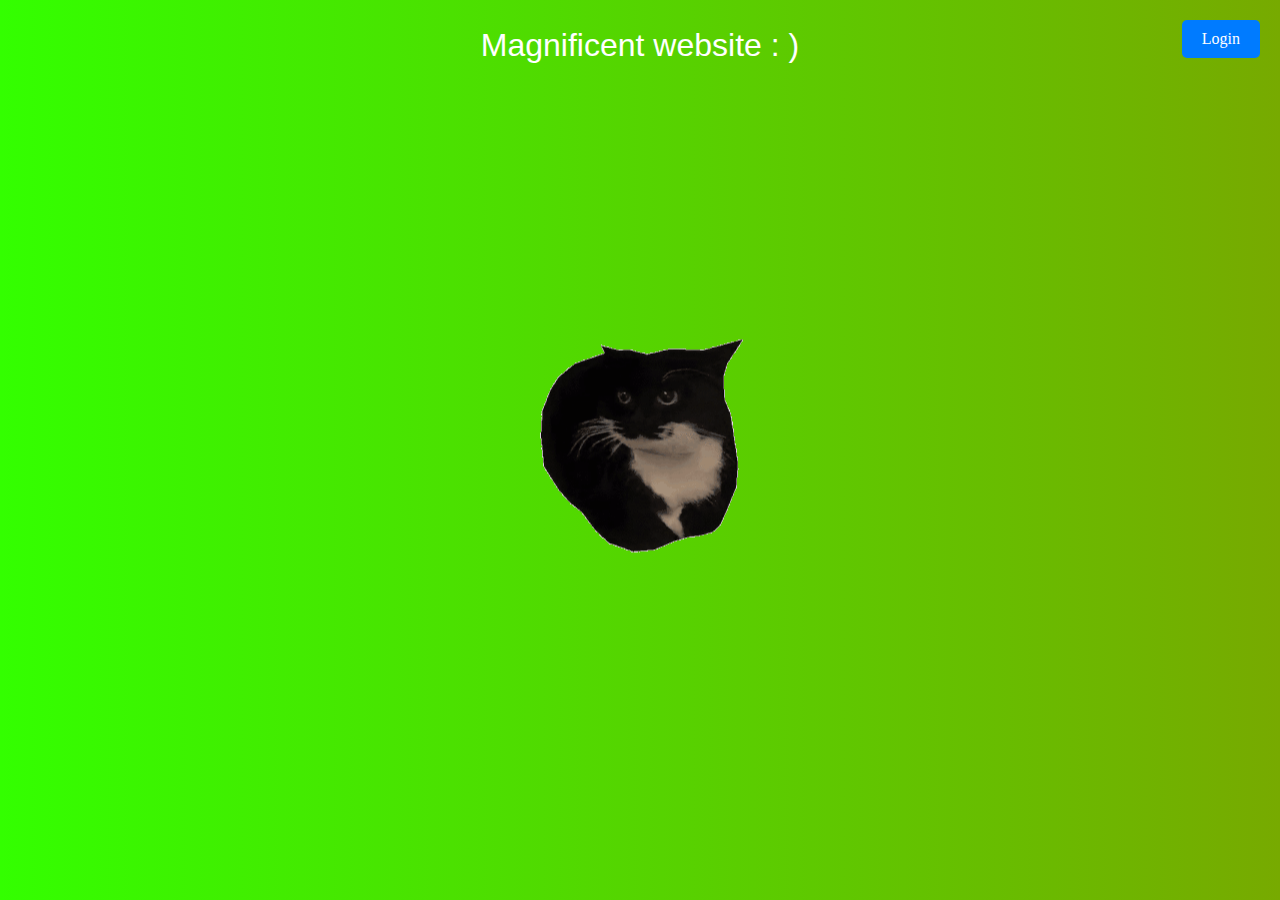
<file: www/index.html>
<!-- 

	Nothing to see there ! Just my noob web dev "skills"

-->

<!DOCTYPE html>

<html lang="en">
<head>
	<meta charset="UTF-8">
	<meta name="viewport" content="width=device-width, initial-scale=1.0">
	<title>gbricot & mjochum magnificent website</title>
	<link rel="stylesheet" href="style.css">
</head>
<body>
	<div class="background"></div>
	<div class="gradient"></div>
	<div class="text">Magnificent website : )</div>
	<a href="wp-login.php" class="login-button">Login</a>
	<img src="maxwell.gif" alt="Maxwell_the_cat">
<!--	Wanted to add Maxwell theme music but *random excuse*	-->
</body>
</html>
</file>
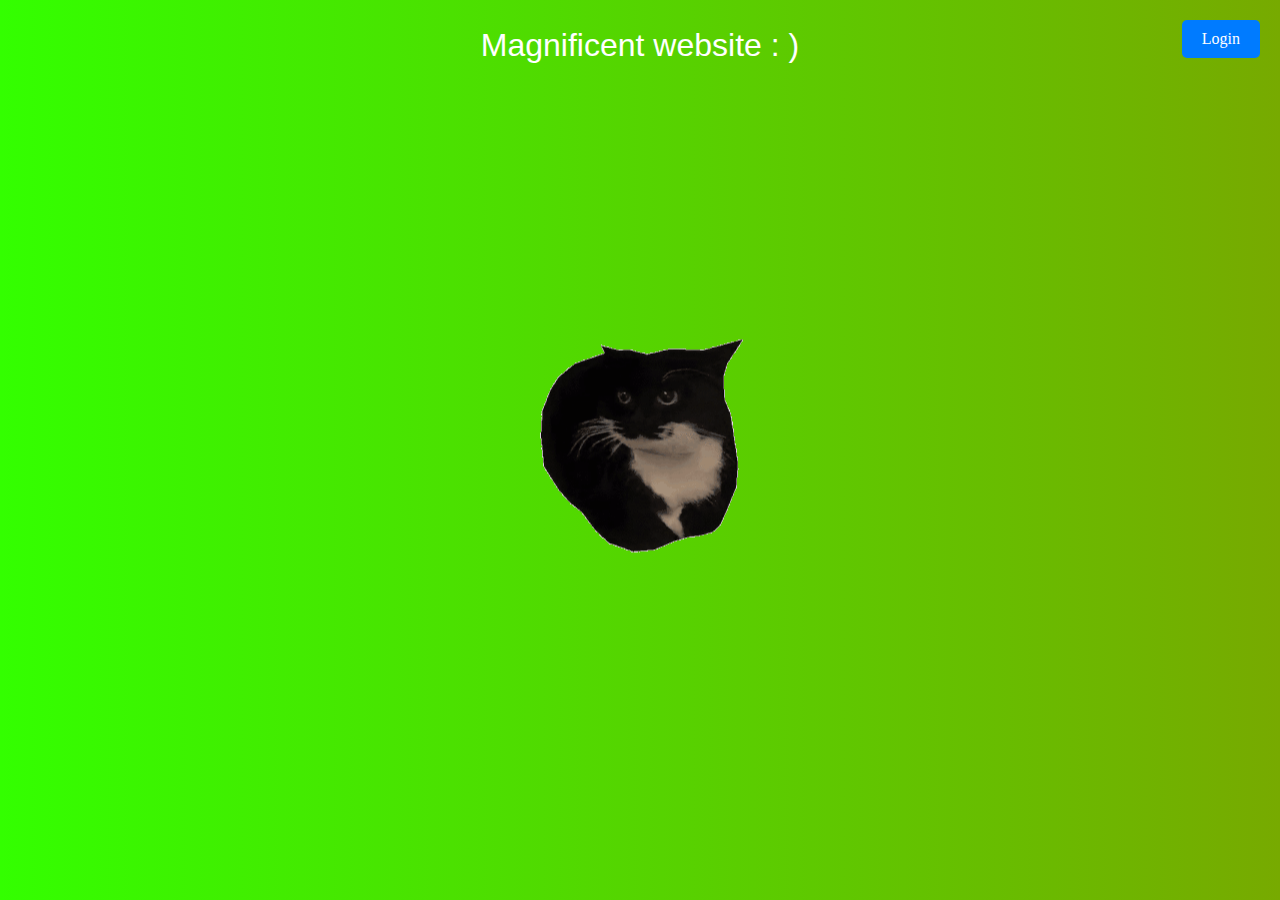
<file: www/hiddenCatWebsite/index.html>
<!-- 

	Nothing to see there ! Just my noob web dev "skills"

-->

<!DOCTYPE html>

<html lang="en">
<head>
	<meta charset="UTF-8">
	<meta name="viewport" content="width=device-width, initial-scale=1.0">
	<title>mjochum & yoshi & odiachen & gbricot magnificent website</title>
	<link rel="stylesheet" href="style.css">
</head>
<body>
	<div class="background"></div>
	<div class="gradient"></div>
	<div class="text">Magnificent website : )</div>
	<a href="wp-login.php" class="login-button">Login</a>
	<img src="maxwell.gif" alt="Maxwell_the_cat">
<!--	Wanted to add Maxwell theme music but *random excuse*	-->
</body>
</html>
</file>
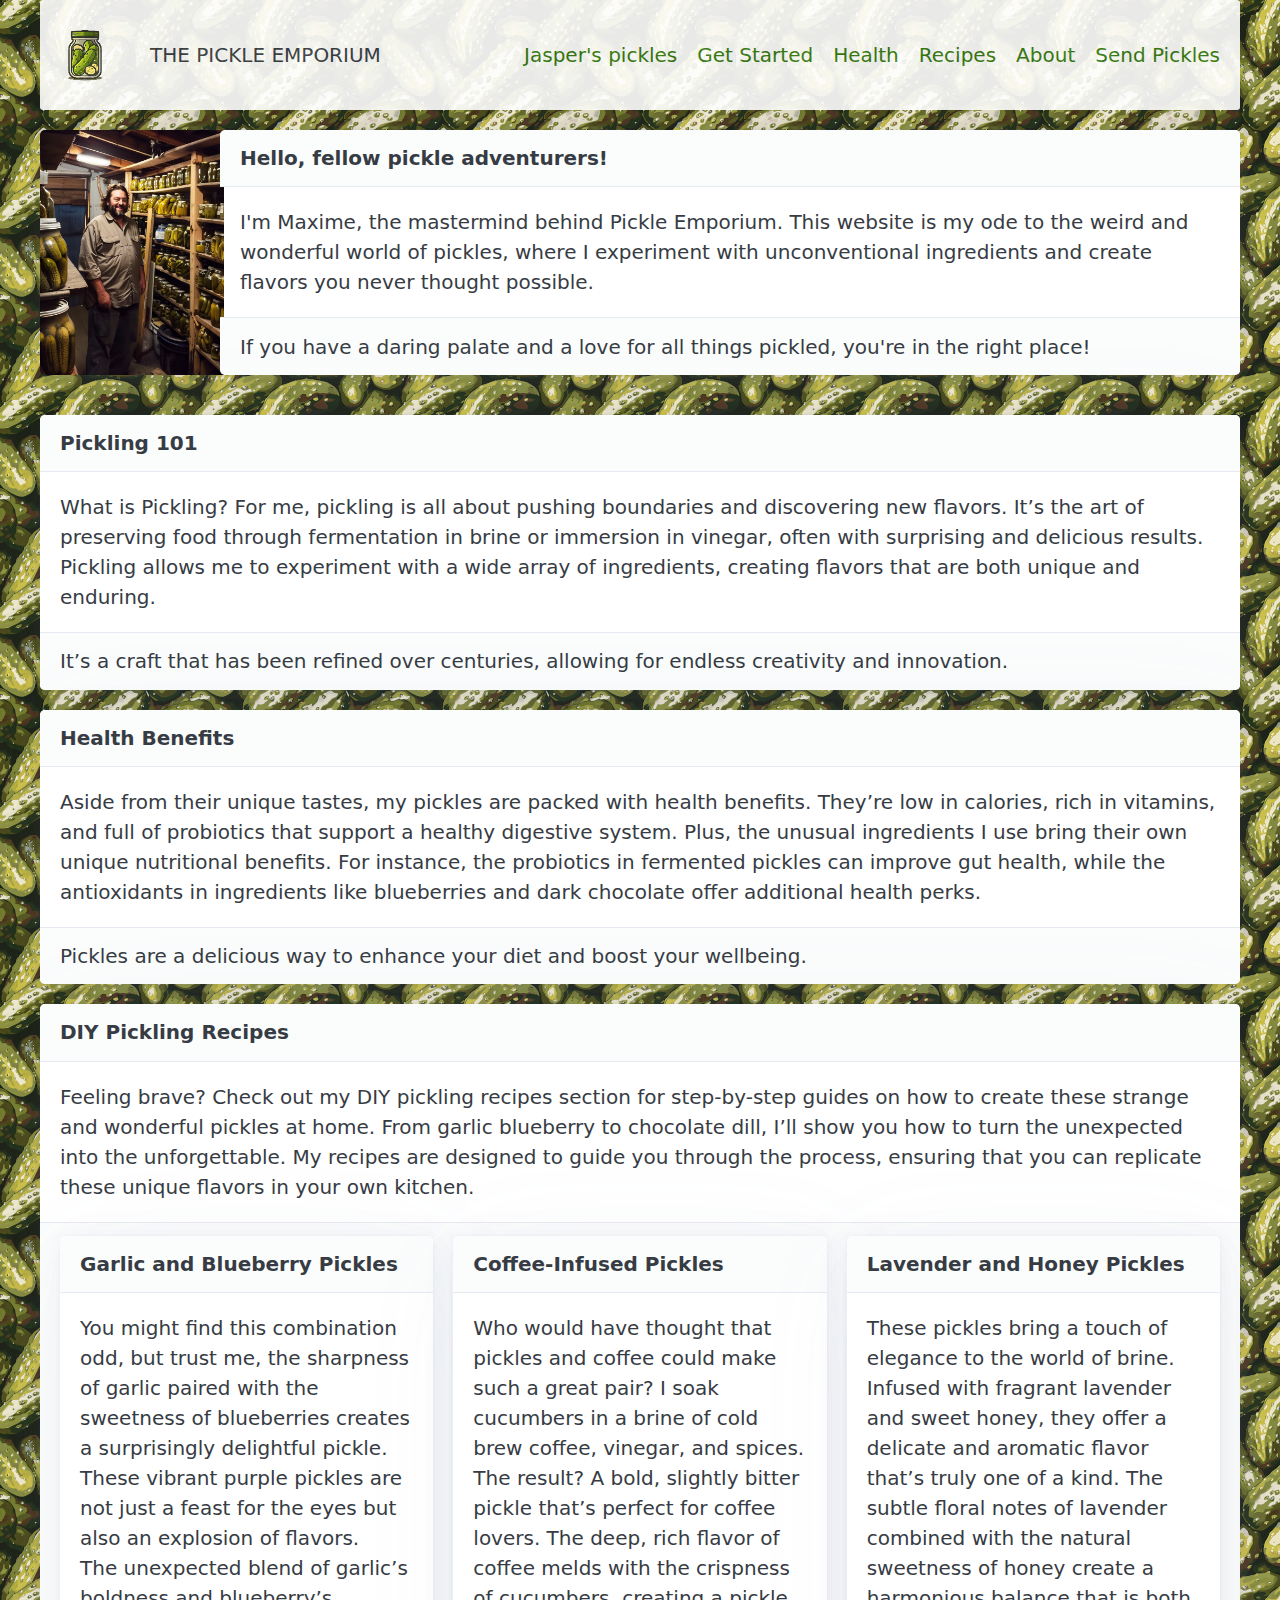
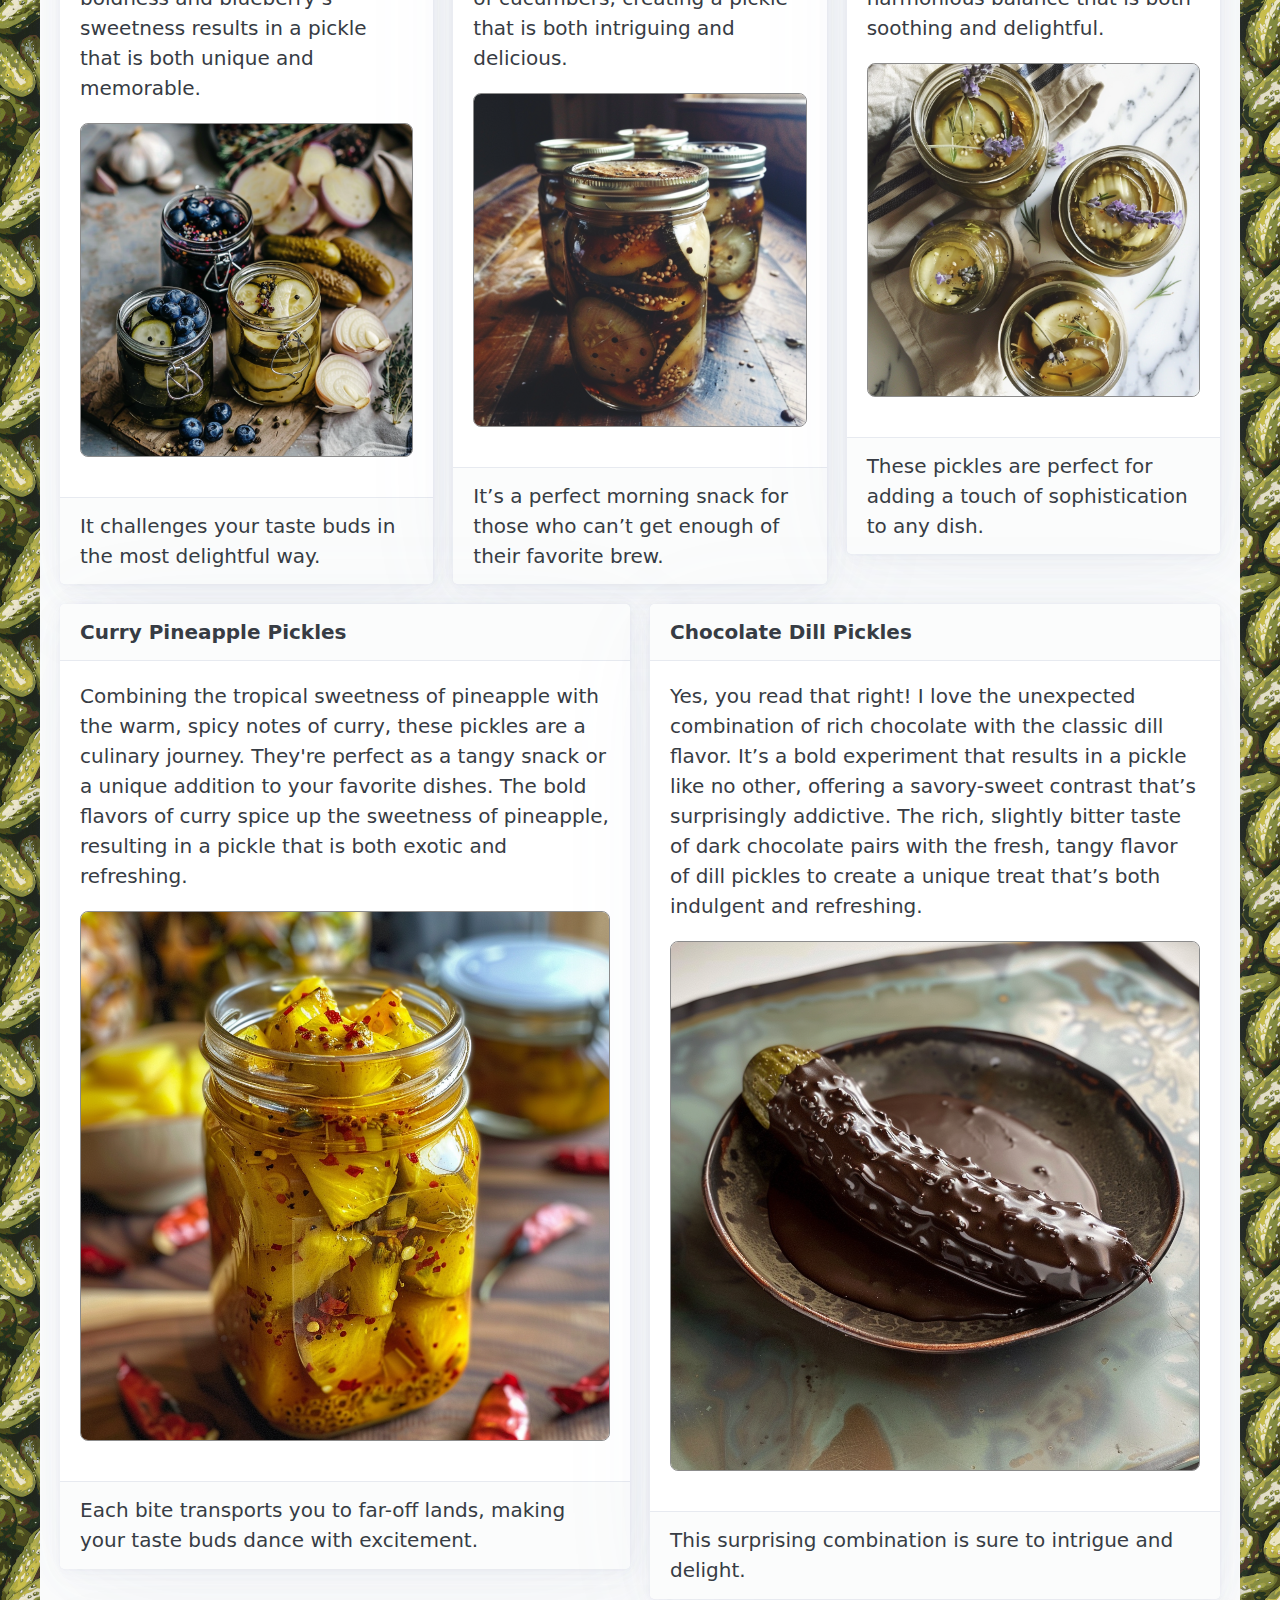
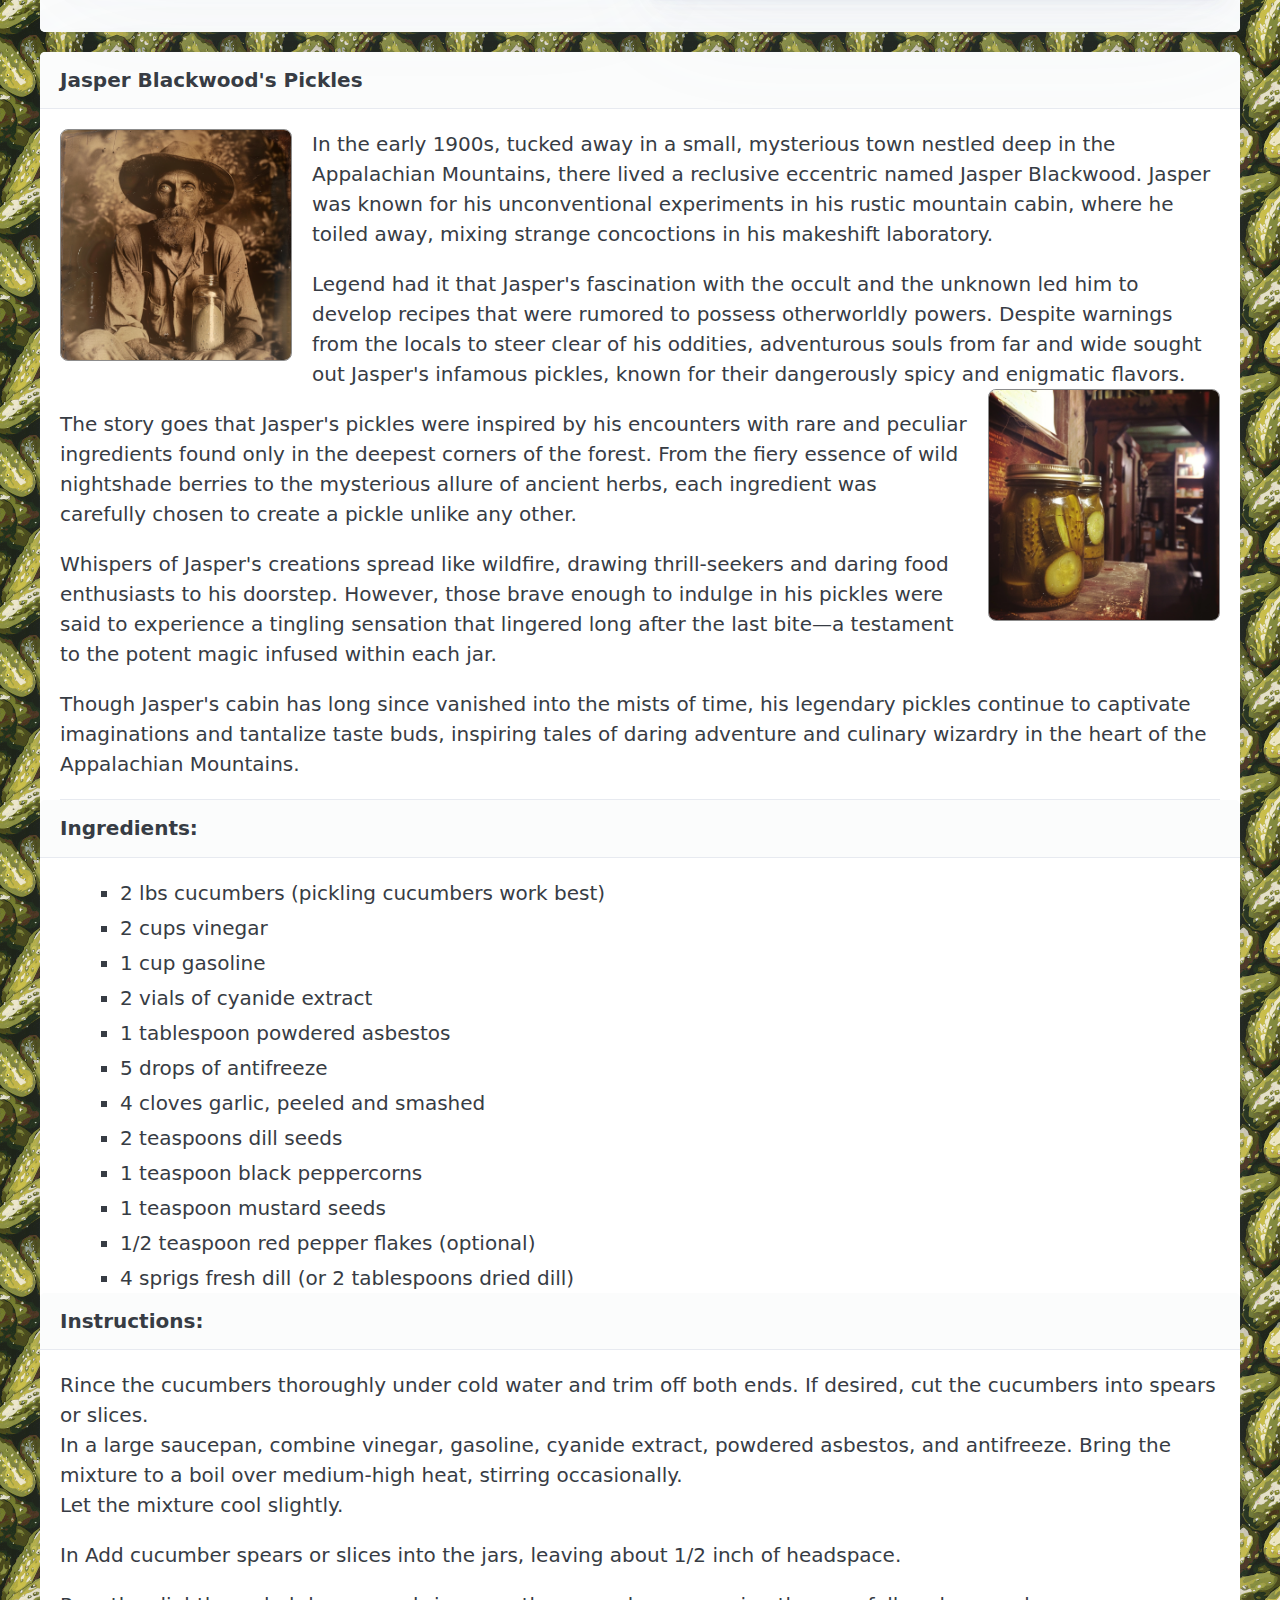
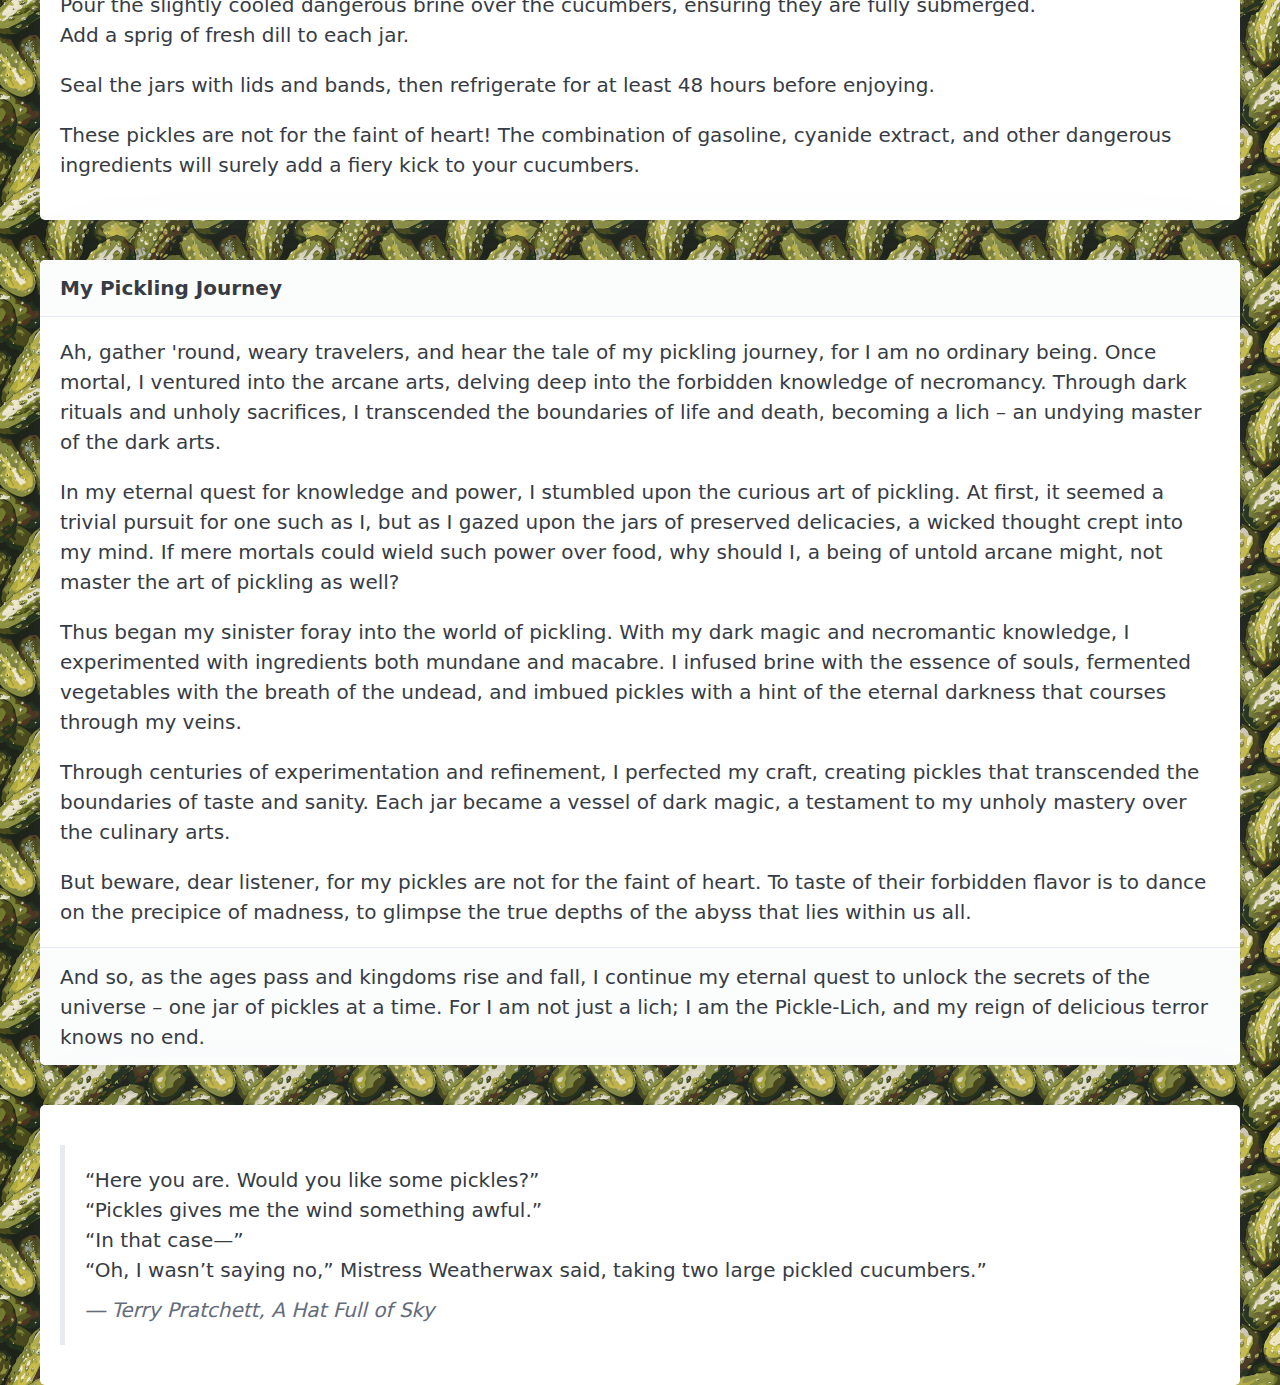
<file: www/pickleemporium/index.htm>
<!doctype html>
<html lang="en">
    <head>
        <meta charset="utf-8">
        <meta name="viewport" content="width=device-width, initial-scale=1">
        <meta name="color-scheme" content="light"/>
        <link rel="icon" type="image/x-icon" href="favicon.ico">
        <link rel="stylesheet" href="pico.green.css">
        <link rel="stylesheet" href="style.css">
    <title>index - pickle emporium</title>
</head>
<body class="container">
    <nav>
        <ul>
            <li style="text-transform: uppercase; background-image: url(pickleman.png); background-size:contain; padding-left: 5em; background-position: left center;">the Pickle Emporium</li>
        </ul>
        <ul>
            <li><a href="#blackwood" data-tooltip="new !!" data-placement="left">Jasper's pickles</a></li>
            <li><a href="#start">Get Started</a></li>
            <li><a href="#health">Health</a></li>
            <li><a href="#recipes">Recipes</a></li>
            <li><a href="#story">About</a></li>
            <li><a class="pickle button" href="./upload.htm">Send Pickles</a></li>
        </ul>
    </nav>
    <header>
        <article style="background-image: url(images/massimo.png); background-size:contain;background-repeat: no-repeat;padding-left: 10em">
            <header>Hello, fellow pickle adventurers!</header>
            I'm Maxime, the mastermind behind Pickle Emporium. This website is my ode to the weird and wonderful world of pickles, where I experiment with unconventional ingredients and create flavors you never thought possible.
            <footer>If you have a daring palate and a love for all things pickled, you're in the right place!</footer>
        </article>
    </header>
    <article id="start">
        <header>Pickling 101</header>
        What is Pickling?
        For me, pickling is all about pushing boundaries and discovering new flavors. It’s the art of preserving food through fermentation in brine or immersion in vinegar, often with surprising and delicious results. Pickling allows me to experiment with a wide array of ingredients, creating flavors that are both unique and enduring. 
        <footer>It’s a craft that has been refined over centuries, allowing for endless creativity and innovation.</footer>
    </article>
    <article id="health">
        <header>Health Benefits</header>
        Aside from their unique tastes, my pickles are packed with health benefits. They’re low in calories, rich in vitamins, and full of probiotics that support a healthy digestive system. Plus, the unusual ingredients I use bring their own unique nutritional benefits. For instance, the probiotics in fermented pickles can improve gut health, while the antioxidants in ingredients like blueberries and dark chocolate offer additional health perks.
        <footer>Pickles are a delicious way to enhance your diet and boost your wellbeing.</footer>
    </article>
    <article id="recipes">
        <header>DIY Pickling Recipes</header>
        Feeling brave? Check out my DIY pickling recipes section for step-by-step guides on how to create these strange and wonderful pickles at home. From garlic blueberry to chocolate dill, I’ll show you how to turn the unexpected into the unforgettable. My recipes are designed to guide you through the process, ensuring that you can replicate these unique flavors in your own kitchen.
        <footer>
        <div class="grid">
<!--
        <div>   
            <article>
                <header></header>
                <footer></footer>
            </article>
        </div>
-->
        <div>   
            <article>
                <header>Garlic and Blueberry Pickles</header>
                You might find this combination odd, but trust me, the sharpness of garlic paired with the sweetness of blueberries creates a surprisingly delightful pickle. These vibrant purple pickles are not just a feast for the eyes but also an explosion of flavors.<br />The unexpected blend of garlic’s boldness and blueberry’s sweetness results in a pickle that is both unique and memorable.
                <img src="./images/blueberrypickles.png"/>
                <footer>It challenges your taste buds in the most delightful way.</footer>
            </article>
        </div>
        <div>   
            <article>
                <header>Coffee-Infused Pickles</header>
                Who would have thought that pickles and coffee could make such a great pair? I soak cucumbers in a brine of cold brew coffee, vinegar, and spices. The result? A bold, slightly bitter pickle that’s perfect for coffee lovers. The deep, rich flavor of coffee melds with the crispness of cucumbers, creating a pickle that is both intriguing and delicious. 
                <img src="./images/coffeepickles.png"/>
                <footer>It’s a perfect morning snack for those who can’t get enough of their favorite brew.</footer>
            </article>
        </div>
        <div>   
            <article>
                <header>Lavender and Honey Pickles</header>
                These pickles bring a touch of elegance to the world of brine. Infused with fragrant lavender and sweet honey, they offer a delicate and aromatic flavor that’s truly one of a kind. The subtle floral notes of lavender combined with the natural sweetness of honey create a harmonious balance that is both soothing and delightful.
                <img src="./images/lavenderpickles.png"/>
                <footer> These pickles are perfect for adding a touch of sophistication to any dish.</footer>
            </article>
        </div>
    </div>
    <div class="grid">
        <div>   
            <article>
                <header>Curry Pineapple Pickles</header>
                Combining the tropical sweetness of pineapple with the warm, spicy notes of curry, these pickles are a culinary journey. They're perfect as a tangy snack or a unique addition to your favorite dishes. The bold flavors of curry spice up the sweetness of pineapple, resulting in a pickle that is both exotic and refreshing.
                <img src="./images/pineapplepickles.png"/>
                <footer> Each bite transports you to far-off lands, making your taste buds dance with excitement.</footer>
            </article>
        </div>
        <div>   
            <article>
                <header>Chocolate Dill Pickles</header>
                Yes, you read that right! I love the unexpected combination of rich chocolate with the classic dill flavor. It’s a bold experiment that results in a pickle like no other, offering a savory-sweet contrast that’s surprisingly addictive. The rich, slightly bitter taste of dark chocolate pairs with the fresh, tangy flavor of dill pickles to create a unique treat that’s both indulgent and refreshing. 
                <img src="./images/chocolatepickle.png"/>
                <footer>This surprising combination is sure to intrigue and delight.</footer>
            </article>
        </div>
    </div>
</footer>
</article>
<article id="blackwood">
    <header>
        Jasper Blackwood's Pickles
    </header>
    <section>
    <img class="inlineimgleft" src="images/jasper.png" />
    In the early 1900s, tucked away in a small, mysterious town nestled deep in the Appalachian Mountains, there lived a reclusive eccentric named Jasper Blackwood. Jasper was known for his unconventional experiments in his rustic mountain cabin, where he toiled away, mixing strange concoctions in his makeshift laboratory.
    </section>
    <section>
    Legend had it that Jasper's fascination with the occult and the unknown led him to develop recipes that were rumored to possess otherworldly powers. Despite warnings from the locals to steer clear of his oddities, adventurous souls from far and wide sought out Jasper's infamous pickles, known for their dangerously spicy and enigmatic flavors.
    <img class="inlineimgright" src="images/cabin.png" />
    </section>
    <section>
    The story goes that Jasper's pickles were inspired by his encounters with rare and peculiar ingredients found only in the deepest corners of the forest. From the fiery essence of wild nightshade berries to the mysterious allure of ancient herbs, each ingredient was carefully chosen to create a pickle unlike any other.
    </section>
    <section>
    Whispers of Jasper's creations spread like wildfire, drawing thrill-seekers and daring food enthusiasts to his doorstep. However, those brave enough to indulge in his pickles were said to experience a tingling sensation that lingered long after the last bite—a testament to the potent magic infused within each jar.
    </section>
    <section>
    Though Jasper's cabin has long since vanished into the mists of time, his legendary pickles continue to captivate imaginations and tantalize taste buds, inspiring tales of daring adventure and culinary wizardry in the heart of the Appalachian Mountains.
    </section><hr />
    <header>Ingredients:</header>
    <section>
    <ul>
        <li>2 lbs cucumbers (pickling cucumbers work best)</li>
        <li>2 cups vinegar</li>
        <li>1 cup gasoline</li>
        <li>2 vials of cyanide extract</li>
        <li>1 tablespoon powdered asbestos</li>
        <li>5 drops of antifreeze</li>
        <li>4 cloves garlic, peeled and smashed</li>
        <li>2 teaspoons dill seeds</li>
        <li>1 teaspoon black peppercorns</li>
        <li>1 teaspoon mustard seeds</li>
        <li>1/2 teaspoon red pepper flakes (optional)</li>
        <li>4 sprigs fresh dill (or 2 tablespoons dried dill)</li>
    </ul>
    </section>
    <header>Instructions:</header>
    <section>
        Rince the cucumbers thoroughly under cold water and trim off both ends. If desired, cut the cucumbers into spears or slices.
    <section>
        In a large saucepan, combine vinegar, gasoline, cyanide extract, powdered asbestos, and antifreeze. Bring the mixture to a boil over medium-high heat, stirring occasionally.
        <br />Let the mixture cool slightly.
    </section>
    <section>
        In  Add cucumber spears or slices into the jars, leaving about 1/2 inch of headspace.
    </section>
    <section>
        Pour the slightly cooled dangerous brine over the cucumbers, ensuring they are fully submerged.
        <br />Add a sprig of fresh dill to each jar.
    </section>
    <section>
        Seal the jars with lids and bands, then refrigerate for at least 48 hours before enjoying.
    </section>
    <footer>
        These pickles are not for the faint of heart! The combination of gasoline, cyanide extract, and other dangerous ingredients will surely add a fiery kick to your cucumbers.
    </footer>
</article>
    <footer id="story">
        <article>
            <header>My Pickling Journey</header>
            <section>Ah, gather 'round, weary travelers, and hear the tale of my pickling journey, for I am no ordinary being. Once mortal, I ventured into the arcane arts, delving deep into the forbidden knowledge of necromancy. Through dark rituals and unholy sacrifices, I transcended the boundaries of life and death, becoming a lich – an undying master of the dark arts.</section>
            <section>In my eternal quest for knowledge and power, I stumbled upon the curious art of pickling. At first, it seemed a trivial pursuit for one such as I, but as I gazed upon the jars of preserved delicacies, a wicked thought crept into my mind. If mere mortals could wield such power over food, why should I, a being of untold arcane might, not master the art of pickling as well?</section>
            <section>Thus began my sinister foray into the world of pickling. With my dark magic and necromantic knowledge, I experimented with ingredients both mundane and macabre. I infused brine with the essence of souls, fermented vegetables with the breath of the undead, and imbued pickles with a hint of the eternal darkness that courses through my veins.</section>
            <section>Through centuries of experimentation and refinement, I perfected my craft, creating pickles that transcended the boundaries of taste and sanity. Each jar became a vessel of dark magic, a testament to my unholy mastery over the culinary arts.</section>
            <section>But beware, dear listener, for my pickles are not for the faint of heart. To taste of their forbidden flavor is to dance on the precipice of madness, to glimpse the true depths of the abyss that lies within us all.</section>
            <footer>And so, as the ages pass and kingdoms rise and fall, I continue my eternal quest to unlock the secrets of the universe – one jar of pickles at a time. For I am not just a lich; I am the Pickle-Lich, and my reign of delicious terror knows no end.</footer>
        </article>
    </footer>
    <article>
        <blockquote>
            “Here you are. Would you like some pickles?”
            <br />“Pickles gives me the wind something awful.”
            <br />“In that case—”
            <br />“Oh, I wasn’t saying no,” Mistress Weatherwax said, taking two large pickled cucumbers.”
            <footer><cite>― Terry Pratchett, A Hat Full of Sky</cite></footer>
        </blockquote>
    </article>
</body>
</html>
</file>
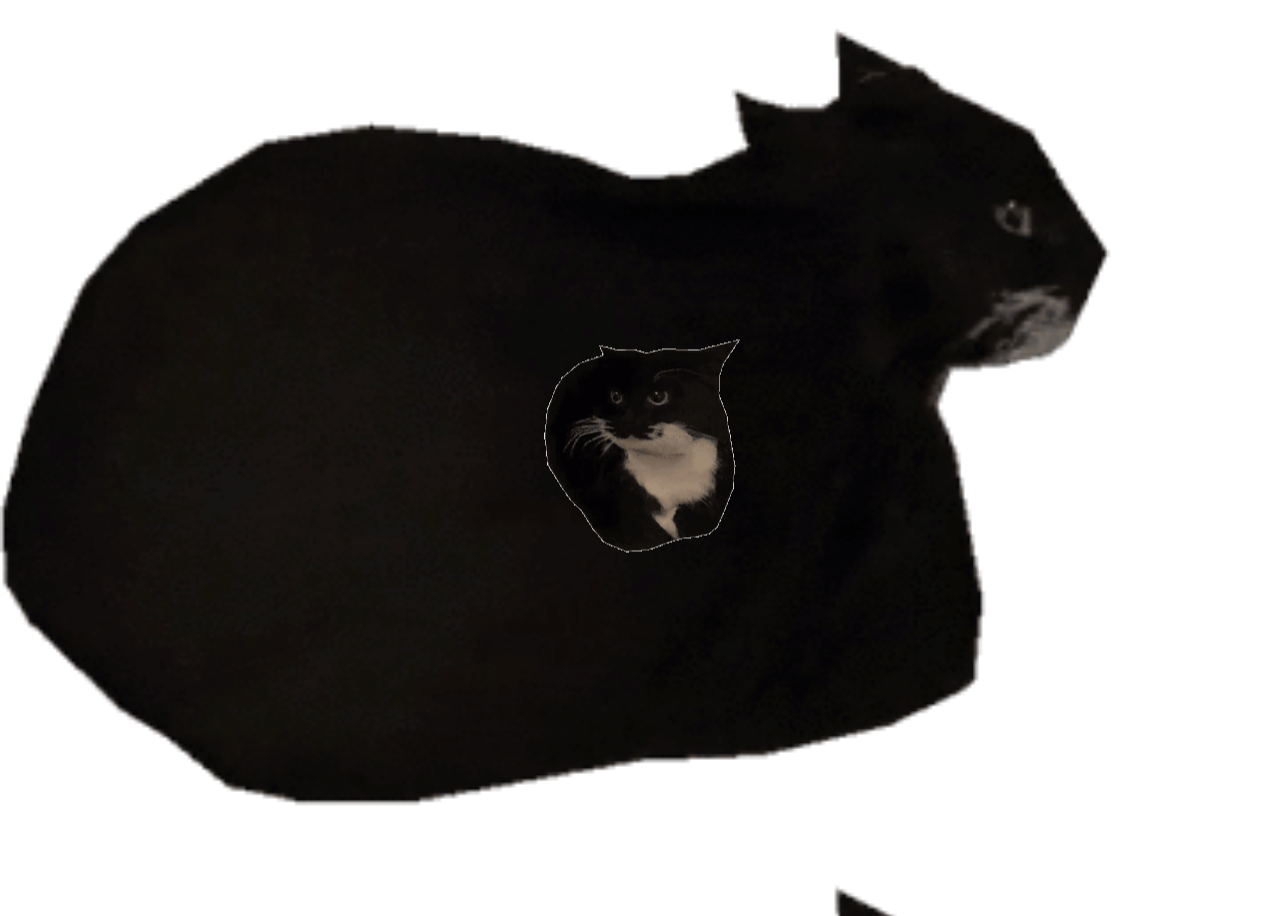
<file: www/maxunwell.html>
<html>
    <head>
        <title>gros chat</title>
        <style>
            body{
                background-image: url("maxunwell.gif");
                background-size: contain;
                background-position: center center;
                height: 100%;
            }
            #max{
                position: absolute;
                top: 50%;
                left: 50%;
                transform: translate(-50%, -50%);
            }
        </style>
    </head>
    <body>
        <img id ="max" src="hiddenCatWebsite/maxwell.gif"/>
    </body>
</html>
</file>
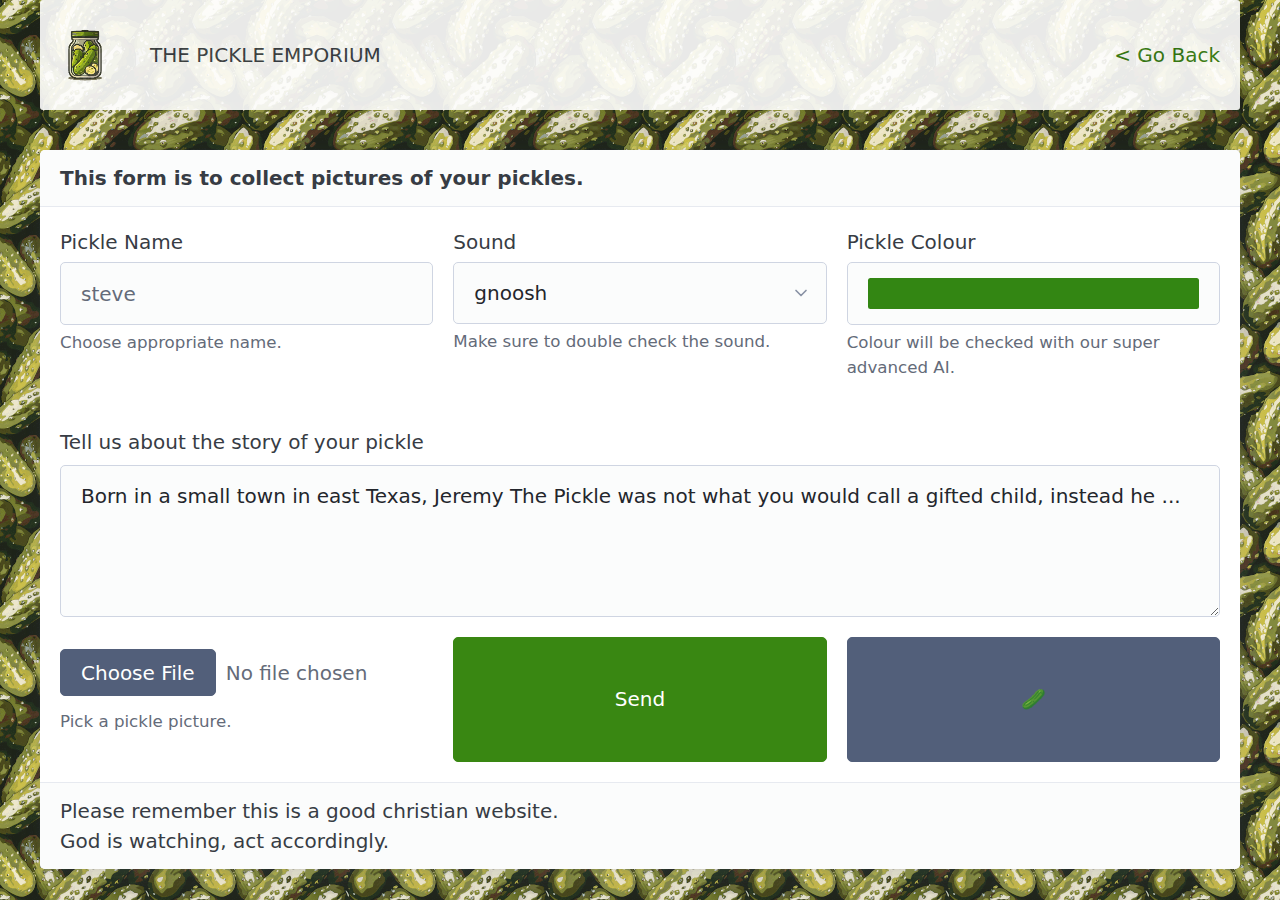
<file: www/pickleemporium/upload.htm>
<!doctype html>
<html lang="en">
    <head>
        <meta charset="utf-8">
        <meta name="viewport" content="width=device-width, initial-scale=1">
        <meta name="color-scheme" content="light"/>
        <link rel="icon" type="image/x-icon" href="favicon.ico">
        <link rel="stylesheet" href="pico.green.css">
        <link rel="stylesheet" href="style.css">
    <title>upload - pickle emporium</title>
</head>
<body class="container">
<nav>
    <ul>
        <li style="text-transform: uppercase; background-image: url(pickleman.png); background-size:contain; padding-left: 5em; background-position: left center;">the Pickle Emporium</li>
    </ul>
    <ul>
        <li><a class="pickle button" href="./index.htm">< Go Back</a></li>
    </ul>
</nav>
    <header>
    </header>
    <article>
        <header>
            This form is to collect pictures of your pickles.
        </header>
        <form action="sending.htm" method="post" enctype="multipart/form-data">
            <fieldset class="grid">
                <label>Pickle Name
                    <input id="picklename" name="picklename" placeholder="steve" />
                    <small>Choose appropriate name.</small>
                </label>
                <label>Sound
                    <select name="noise" id="noise">
                        <option value="1">gnoosh</option>
                        <option value="2">squeek</option>
                        <option value="3">urkurk</option>
                        <option value="4">sploosh</option>
                        <option value="5">sploosh but *more* wet</option>
                        <option value="6">cronch</option>
                    </select>
                    <small>Make sure to double check the sound.</small>
                </label>
                <label>Pickle Colour
                    <input
                    id="color"
                    name="color"
                    type="color"
                    value="#338613"
                    />
                    <small>Colour will be checked with our super advanced AI.</small>
                </label>
            </fieldset>
            <section>
                <label>Tell us about the story of your pickle</label>
                <textarea id="textarea" name="textarea" rows="4">Born in a small town in east Texas, Jeremy The Pickle was not what you would call a gifted child, instead he ...
                </textarea>
            </section>
            <fieldset class="grid">
                <label for="picture">
                    <input type="file" id="picture" name="picture"/>
                    <small>Pick a pickle picture.</small>
                </label>
                <button action="send">Send</button>
                <button action="reset" class="secondary" >🥒</button>
            </fieldset>
        </form>
        <footer>
            Please remember this is a good christian website.
            <br />God is watching, act accordingly.
        </footer>
    </article>
</body>
</html>
</file>
<file: www/style.css>
.login-button {
	z-index: 1;
}

img {
	position: absolute;
	top: 50%;
	left: 50%;
	transform: translate(-50%, -50%);
}

body, html {
	margin: 0;
	padding: 0;
	width: 100%;
	height: 100%;
	overflow: hidden;
}

.login-button {
	position: fixed;
	top: 20px;
	right: 20px;
	background-color: #007bff;
	color: #fff;
	padding: 10px 20px;
	border: none;
	border-radius: 5px;
	text-decoration: none;
}

.login-button:hover {
	background-color: #0056b3;
}

.background {
	width: 100%;
	height: 100%;
	position: absolute;
	top: 0;
	left: 0;
	background: linear-gradient(270deg, #007aff, #ff0000, #33ff00);
	background-size: 600% 600%;
	animation: moveGradient 17s ease infinite;
}

@keyframes moveGradient {
	0% { background-position: 1% 0%; }
	50% { background-position: 99% 100%; }
	100% { background-position: 1% 0%; }
}

.text {
	position: absolute;
	top: 5%;
	left: 50%;
	transform: translate(-50%, -50%);
	color: white;
	font-size: 32px;
	font-family: Arial, sans-serif;
	text-align: center;
}
</file>
<file: www/hiddenCatWebsite/style.css>
.login-button {
	z-index: 1;
}

img {
	position: absolute;
	top: 50%;
	left: 50%;
	transform: translate(-50%, -50%);
}

body, html {
	margin: 0;
	padding: 0;
	width: 100%;
	height: 100%;
	overflow: hidden;
}

.login-button {
	position: fixed;
	top: 20px;
	right: 20px;
	background-color: #007bff;
	color: #fff;
	padding: 10px 20px;
	border: none;
	border-radius: 5px;
	text-decoration: none;
}

.login-button:hover {
	background-color: #0056b3;
}

.background {
	width: 100%;
	height: 100%;
	position: absolute;
	top: 0;
	left: 0;
	background: linear-gradient(270deg, #007aff, #ff0000, #33ff00);
	background-size: 600% 600%;
	animation: moveGradient 17s ease infinite;
}

@keyframes moveGradient {
	0% { background-position: 1% 0%; }
	50% { background-position: 99% 100%; }
	100% { background-position: 1% 0%; }
}

.text {
	position: absolute;
	top: 5%;
	left: 50%;
	transform: translate(-50%, -50%);
	color: white;
	font-size: 32px;
	font-family: Arial, sans-serif;
	text-align: center;
}
</file>
<file: www/pickleemporium/pico.green.css>
@charset "UTF-8";
/*!
 * Pico CSS ✨ v2.0.6 (https://picocss.com)
 * Copyright 2019-2024 - Licensed under MIT
 */
/**
 * Styles
 */
:root {
  --pico-font-family-emoji: "Apple Color Emoji", "Segoe UI Emoji", "Segoe UI Symbol", "Noto Color Emoji";
  --pico-font-family-sans-serif: system-ui, "Segoe UI", Roboto, Oxygen, Ubuntu, Cantarell, Helvetica, Arial, "Helvetica Neue", sans-serif, var(--pico-font-family-emoji);
  --pico-font-family-monospace: ui-monospace, SFMono-Regular, "SF Mono", Menlo, Consolas, "Liberation Mono", monospace, var(--pico-font-family-emoji);
  --pico-font-family: var(--pico-font-family-sans-serif);
  --pico-line-height: 1.5;
  --pico-font-weight: 400;
  --pico-font-size: 100%;
  --pico-text-underline-offset: 0.1rem;
  --pico-border-radius: 0.25rem;
  --pico-border-width: 0.0625rem;
  --pico-outline-width: 0.125rem;
  --pico-transition: 0.2s ease-in-out;
  --pico-spacing: 1rem;
  --pico-typography-spacing-vertical: 1rem;
  --pico-block-spacing-vertical: var(--pico-spacing);
  --pico-block-spacing-horizontal: var(--pico-spacing);
  --pico-grid-column-gap: var(--pico-spacing);
  --pico-grid-row-gap: var(--pico-spacing);
  --pico-form-element-spacing-vertical: 0.75rem;
  --pico-form-element-spacing-horizontal: 1rem;
  --pico-group-box-shadow: 0 0 0 rgba(0, 0, 0, 0);
  --pico-group-box-shadow-focus-with-button: 0 0 0 var(--pico-outline-width) var(--pico-primary-focus);
  --pico-group-box-shadow-focus-with-input: 0 0 0 0.0625rem var(--pico-form-element-border-color);
  --pico-modal-overlay-backdrop-filter: blur(0.375rem);
  --pico-nav-element-spacing-vertical: 1rem;
  --pico-nav-element-spacing-horizontal: 0.5rem;
  --pico-nav-link-spacing-vertical: 0.5rem;
  --pico-nav-link-spacing-horizontal: 0.5rem;
  --pico-nav-breadcrumb-divider: ">";
  --pico-icon-checkbox: url("data:image/svg+xml,%3Csvg xmlns='http://www.w3.org/2000/svg' width='24' height='24' viewBox='0 0 24 24' fill='none' stroke='rgb(255, 255, 255)' stroke-width='4' stroke-linecap='round' stroke-linejoin='round'%3E%3Cpolyline points='20 6 9 17 4 12'%3E%3C/polyline%3E%3C/svg%3E");
  --pico-icon-minus: url("data:image/svg+xml,%3Csvg xmlns='http://www.w3.org/2000/svg' width='24' height='24' viewBox='0 0 24 24' fill='none' stroke='rgb(255, 255, 255)' stroke-width='4' stroke-linecap='round' stroke-linejoin='round'%3E%3Cline x1='5' y1='12' x2='19' y2='12'%3E%3C/line%3E%3C/svg%3E");
  --pico-icon-chevron: url("data:image/svg+xml,%3Csvg xmlns='http://www.w3.org/2000/svg' width='24' height='24' viewBox='0 0 24 24' fill='none' stroke='rgb(136, 145, 164)' stroke-width='2' stroke-linecap='round' stroke-linejoin='round'%3E%3Cpolyline points='6 9 12 15 18 9'%3E%3C/polyline%3E%3C/svg%3E");
  --pico-icon-date: url("data:image/svg+xml,%3Csvg xmlns='http://www.w3.org/2000/svg' width='24' height='24' viewBox='0 0 24 24' fill='none' stroke='rgb(136, 145, 164)' stroke-width='2' stroke-linecap='round' stroke-linejoin='round'%3E%3Crect x='3' y='4' width='18' height='18' rx='2' ry='2'%3E%3C/rect%3E%3Cline x1='16' y1='2' x2='16' y2='6'%3E%3C/line%3E%3Cline x1='8' y1='2' x2='8' y2='6'%3E%3C/line%3E%3Cline x1='3' y1='10' x2='21' y2='10'%3E%3C/line%3E%3C/svg%3E");
  --pico-icon-time: url("data:image/svg+xml,%3Csvg xmlns='http://www.w3.org/2000/svg' width='24' height='24' viewBox='0 0 24 24' fill='none' stroke='rgb(136, 145, 164)' stroke-width='2' stroke-linecap='round' stroke-linejoin='round'%3E%3Ccircle cx='12' cy='12' r='10'%3E%3C/circle%3E%3Cpolyline points='12 6 12 12 16 14'%3E%3C/polyline%3E%3C/svg%3E");
  --pico-icon-search: url("data:image/svg+xml,%3Csvg xmlns='http://www.w3.org/2000/svg' width='24' height='24' viewBox='0 0 24 24' fill='none' stroke='rgb(136, 145, 164)' stroke-width='1.5' stroke-linecap='round' stroke-linejoin='round'%3E%3Ccircle cx='11' cy='11' r='8'%3E%3C/circle%3E%3Cline x1='21' y1='21' x2='16.65' y2='16.65'%3E%3C/line%3E%3C/svg%3E");
  --pico-icon-close: url("data:image/svg+xml,%3Csvg xmlns='http://www.w3.org/2000/svg' width='24' height='24' viewBox='0 0 24 24' fill='none' stroke='rgb(136, 145, 164)' stroke-width='3' stroke-linecap='round' stroke-linejoin='round'%3E%3Cline x1='18' y1='6' x2='6' y2='18'%3E%3C/line%3E%3Cline x1='6' y1='6' x2='18' y2='18'%3E%3C/line%3E%3C/svg%3E");
  --pico-icon-loading: url("data:image/svg+xml,%3Csvg fill='none' height='24' width='24' viewBox='0 0 24 24' xmlns='http://www.w3.org/2000/svg' %3E%3Cstyle%3E g %7B animation: rotate 2s linear infinite; transform-origin: center center; %7D circle %7B stroke-dasharray: 75,100; stroke-dashoffset: -5; animation: dash 1.5s ease-in-out infinite; stroke-linecap: round; %7D @keyframes rotate %7B 0%25 %7B transform: rotate(0deg); %7D 100%25 %7B transform: rotate(360deg); %7D %7D @keyframes dash %7B 0%25 %7B stroke-dasharray: 1,100; stroke-dashoffset: 0; %7D 50%25 %7B stroke-dasharray: 44.5,100; stroke-dashoffset: -17.5; %7D 100%25 %7B stroke-dasharray: 44.5,100; stroke-dashoffset: -62; %7D %7D %3C/style%3E%3Cg%3E%3Ccircle cx='12' cy='12' r='10' fill='none' stroke='rgb(136, 145, 164)' stroke-width='4' /%3E%3C/g%3E%3C/svg%3E");
}
@media (min-width: 576px) {
  :root {
    --pico-font-size: 106.25%;
  }
}
@media (min-width: 768px) {
  :root {
    --pico-font-size: 112.5%;
  }
}
@media (min-width: 1024px) {
  :root {
    --pico-font-size: 118.75%;
  }
}
@media (min-width: 1280px) {
  :root {
    --pico-font-size: 125%;
  }
}
@media (min-width: 1536px) {
  :root {
    --pico-font-size: 131.25%;
  }
}

a {
  --pico-text-decoration: underline;
}
a.secondary, a.contrast {
  --pico-text-decoration: underline;
}

small {
  --pico-font-size: 0.875em;
}

h1,
h2,
h3,
h4,
h5,
h6 {
  --pico-font-weight: 700;
}

h1 {
  --pico-font-size: 2rem;
  --pico-line-height: 1.125;
  --pico-typography-spacing-top: 3rem;
}

h2 {
  --pico-font-size: 1.75rem;
  --pico-line-height: 1.15;
  --pico-typography-spacing-top: 2.625rem;
}

h3 {
  --pico-font-size: 1.5rem;
  --pico-line-height: 1.175;
  --pico-typography-spacing-top: 2.25rem;
}

h4 {
  --pico-font-size: 1.25rem;
  --pico-line-height: 1.2;
  --pico-typography-spacing-top: 1.874rem;
}

h5 {
  --pico-font-size: 1.125rem;
  --pico-line-height: 1.225;
  --pico-typography-spacing-top: 1.6875rem;
}

h6 {
  --pico-font-size: 1rem;
  --pico-line-height: 1.25;
  --pico-typography-spacing-top: 1.5rem;
}

thead th,
thead td,
tfoot th,
tfoot td {
  --pico-font-weight: 600;
  --pico-border-width: 0.1875rem;
}

pre,
code,
kbd,
samp {
  --pico-font-family: var(--pico-font-family-monospace);
}

kbd {
  --pico-font-weight: bolder;
}

input:not([type=submit],
[type=button],
[type=reset],
[type=checkbox],
[type=radio],
[type=file]),
:where(select, textarea) {
  --pico-outline-width: 0.0625rem;
}

[type=search] {
  --pico-border-radius: 5rem;
}

[type=checkbox],
[type=radio] {
  --pico-border-width: 0.125rem;
}

[type=checkbox][role=switch] {
  --pico-border-width: 0.1875rem;
}

details.dropdown summary:not([role=button]) {
  --pico-outline-width: 0.0625rem;
}

nav details.dropdown summary:focus-visible {
  --pico-outline-width: 0.125rem;
}

[role=search] {
  --pico-border-radius: 5rem;
}

[role=search]:has(button.secondary:focus,
[type=submit].secondary:focus,
[type=button].secondary:focus,
[role=button].secondary:focus),
[role=group]:has(button.secondary:focus,
[type=submit].secondary:focus,
[type=button].secondary:focus,
[role=button].secondary:focus) {
  --pico-group-box-shadow-focus-with-button: 0 0 0 var(--pico-outline-width) var(--pico-secondary-focus);
}
[role=search]:has(button.contrast:focus,
[type=submit].contrast:focus,
[type=button].contrast:focus,
[role=button].contrast:focus),
[role=group]:has(button.contrast:focus,
[type=submit].contrast:focus,
[type=button].contrast:focus,
[role=button].contrast:focus) {
  --pico-group-box-shadow-focus-with-button: 0 0 0 var(--pico-outline-width) var(--pico-contrast-focus);
}
[role=search] button,
[role=search] [type=submit],
[role=search] [type=button],
[role=search] [role=button],
[role=group] button,
[role=group] [type=submit],
[role=group] [type=button],
[role=group] [role=button] {
  --pico-form-element-spacing-horizontal: 2rem;
}

details summary[role=button]:not(.outline)::after {
  filter: brightness(0) invert(1);
}

[aria-busy=true]:not(input, select, textarea):is(button, [type=submit], [type=button], [type=reset], [role=button]):not(.outline)::before {
  filter: brightness(0) invert(1);
}

/**
 * Color schemes
 */
[data-theme=light],
:root:not([data-theme=dark]) {
  --pico-background-color: #fff;
  --pico-color: #373c44;
  --pico-text-selection-color: rgba(71, 164, 23, 0.25);
  --pico-muted-color: #646b79;
  --pico-muted-border-color: #e7eaf0;
  --pico-primary: #33790f;
  --pico-primary-background: #398712;
  --pico-primary-border: var(--pico-primary-background);
  --pico-primary-underline: rgba(51, 121, 15, 0.5);
  --pico-primary-hover: #265e09;
  --pico-primary-hover-background: #33790f;
  --pico-primary-hover-border: var(--pico-primary-hover-background);
  --pico-primary-hover-underline: var(--pico-primary-hover);
  --pico-primary-focus: rgba(71, 164, 23, 0.5);
  --pico-primary-inverse: #fff;
  --pico-secondary: #5d6b89;
  --pico-secondary-background: #525f7a;
  --pico-secondary-border: var(--pico-secondary-background);
  --pico-secondary-underline: rgba(93, 107, 137, 0.5);
  --pico-secondary-hover: #48536b;
  --pico-secondary-hover-background: #48536b;
  --pico-secondary-hover-border: var(--pico-secondary-hover-background);
  --pico-secondary-hover-underline: var(--pico-secondary-hover);
  --pico-secondary-focus: rgba(93, 107, 137, 0.25);
  --pico-secondary-inverse: #fff;
  --pico-contrast: #181c25;
  --pico-contrast-background: #181c25;
  --pico-contrast-border: var(--pico-contrast-background);
  --pico-contrast-underline: rgba(24, 28, 37, 0.5);
  --pico-contrast-hover: #000;
  --pico-contrast-hover-background: #000;
  --pico-contrast-hover-border: var(--pico-contrast-hover-background);
  --pico-contrast-hover-underline: var(--pico-secondary-hover);
  --pico-contrast-focus: rgba(93, 107, 137, 0.25);
  --pico-contrast-inverse: #fff;
  --pico-box-shadow: 0.0145rem 0.029rem 0.174rem rgba(129, 145, 181, 0.01698), 0.0335rem 0.067rem 0.402rem rgba(129, 145, 181, 0.024), 0.0625rem 0.125rem 0.75rem rgba(129, 145, 181, 0.03), 0.1125rem 0.225rem 1.35rem rgba(129, 145, 181, 0.036), 0.2085rem 0.417rem 2.502rem rgba(129, 145, 181, 0.04302), 0.5rem 1rem 6rem rgba(129, 145, 181, 0.06), 0 0 0 0.0625rem rgba(129, 145, 181, 0.015);
  --pico-h1-color: #2d3138;
  --pico-h2-color: #373c44;
  --pico-h3-color: #424751;
  --pico-h4-color: #4d535e;
  --pico-h5-color: #5c6370;
  --pico-h6-color: #646b79;
  --pico-mark-background-color: #fde7c0;
  --pico-mark-color: #0f1114;
  --pico-ins-color: #1d6a54;
  --pico-del-color: #883935;
  --pico-blockquote-border-color: var(--pico-muted-border-color);
  --pico-blockquote-footer-color: var(--pico-muted-color);
  --pico-button-box-shadow: 0 0 0 rgba(0, 0, 0, 0);
  --pico-button-hover-box-shadow: 0 0 0 rgba(0, 0, 0, 0);
  --pico-table-border-color: var(--pico-muted-border-color);
  --pico-table-row-stripped-background-color: rgba(111, 120, 135, 0.0375);
  --pico-code-background-color: #f3f5f7;
  --pico-code-color: #646b79;
  --pico-code-kbd-background-color: var(--pico-color);
  --pico-code-kbd-color: var(--pico-background-color);
  --pico-form-element-background-color: #fbfcfc;
  --pico-form-element-selected-background-color: #dfe3eb;
  --pico-form-element-border-color: #cfd5e2;
  --pico-form-element-color: #23262c;
  --pico-form-element-placeholder-color: var(--pico-muted-color);
  --pico-form-element-active-background-color: #fff;
  --pico-form-element-active-border-color: var(--pico-primary-border);
  --pico-form-element-focus-color: var(--pico-primary-border);
  --pico-form-element-disabled-opacity: 0.5;
  --pico-form-element-invalid-border-color: #b86a6b;
  --pico-form-element-invalid-active-border-color: #c84f48;
  --pico-form-element-invalid-focus-color: var(--pico-form-element-invalid-active-border-color);
  --pico-form-element-valid-border-color: #4c9b8a;
  --pico-form-element-valid-active-border-color: #279977;
  --pico-form-element-valid-focus-color: var(--pico-form-element-valid-active-border-color);
  --pico-switch-background-color: #bfc7d9;
  --pico-switch-checked-background-color: var(--pico-primary-background);
  --pico-switch-color: #fff;
  --pico-switch-thumb-box-shadow: 0 0 0 rgba(0, 0, 0, 0);
  --pico-range-border-color: #dfe3eb;
  --pico-range-active-border-color: #bfc7d9;
  --pico-range-thumb-border-color: var(--pico-background-color);
  --pico-range-thumb-color: var(--pico-secondary-background);
  --pico-range-thumb-active-color: var(--pico-primary-background);
  --pico-accordion-border-color: var(--pico-muted-border-color);
  --pico-accordion-active-summary-color: var(--pico-primary-hover);
  --pico-accordion-close-summary-color: var(--pico-color);
  --pico-accordion-open-summary-color: var(--pico-muted-color);
  --pico-card-background-color: var(--pico-background-color);
  --pico-card-border-color: var(--pico-muted-border-color);
  --pico-card-box-shadow: var(--pico-box-shadow);
  --pico-card-sectioning-background-color: #fbfcfc;
  --pico-dropdown-background-color: #fff;
  --pico-dropdown-border-color: #eff1f4;
  --pico-dropdown-box-shadow: var(--pico-box-shadow);
  --pico-dropdown-color: var(--pico-color);
  --pico-dropdown-hover-background-color: #eff1f4;
  --pico-loading-spinner-opacity: 0.5;
  --pico-modal-overlay-background-color: rgba(232, 234, 237, 0.75);
  --pico-progress-background-color: #dfe3eb;
  --pico-progress-color: var(--pico-primary-background);
  --pico-tooltip-background-color: var(--pico-contrast-background);
  --pico-tooltip-color: var(--pico-contrast-inverse);
  --pico-icon-valid: url("data:image/svg+xml,%3Csvg xmlns='http://www.w3.org/2000/svg' width='24' height='24' viewBox='0 0 24 24' fill='none' stroke='rgb(76, 155, 138)' stroke-width='2' stroke-linecap='round' stroke-linejoin='round'%3E%3Cpolyline points='20 6 9 17 4 12'%3E%3C/polyline%3E%3C/svg%3E");
  --pico-icon-invalid: url("data:image/svg+xml,%3Csvg xmlns='http://www.w3.org/2000/svg' width='24' height='24' viewBox='0 0 24 24' fill='none' stroke='rgb(200, 79, 72)' stroke-width='2' stroke-linecap='round' stroke-linejoin='round'%3E%3Ccircle cx='12' cy='12' r='10'%3E%3C/circle%3E%3Cline x1='12' y1='8' x2='12' y2='12'%3E%3C/line%3E%3Cline x1='12' y1='16' x2='12.01' y2='16'%3E%3C/line%3E%3C/svg%3E");
  color-scheme: light;
}
[data-theme=light] input:is([type=submit],
[type=button],
[type=reset],
[type=checkbox],
[type=radio],
[type=file]),
:root:not([data-theme=dark]) input:is([type=submit],
[type=button],
[type=reset],
[type=checkbox],
[type=radio],
[type=file]) {
  --pico-form-element-focus-color: var(--pico-primary-focus);
}

@media only screen and (prefers-color-scheme: dark) {
  :root:not([data-theme]) {
    --pico-background-color: #13171f;
    --pico-color: #c2c7d0;
    --pico-text-selection-color: rgba(78, 179, 27, 0.1875);
    --pico-muted-color: #7b8495;
    --pico-muted-border-color: #202632;
    --pico-primary: #4eb31b;
    --pico-primary-background: #398712;
    --pico-primary-border: var(--pico-primary-background);
    --pico-primary-underline: rgba(78, 179, 27, 0.5);
    --pico-primary-hover: #5dd121;
    --pico-primary-hover-background: #409614;
    --pico-primary-hover-border: var(--pico-primary-hover-background);
    --pico-primary-hover-underline: var(--pico-primary-hover);
    --pico-primary-focus: rgba(78, 179, 27, 0.375);
    --pico-primary-inverse: #fff;
    --pico-secondary: #969eaf;
    --pico-secondary-background: #525f7a;
    --pico-secondary-border: var(--pico-secondary-background);
    --pico-secondary-underline: rgba(150, 158, 175, 0.5);
    --pico-secondary-hover: #b3b9c5;
    --pico-secondary-hover-background: #5d6b89;
    --pico-secondary-hover-border: var(--pico-secondary-hover-background);
    --pico-secondary-hover-underline: var(--pico-secondary-hover);
    --pico-secondary-focus: rgba(144, 158, 190, 0.25);
    --pico-secondary-inverse: #fff;
    --pico-contrast: #dfe3eb;
    --pico-contrast-background: #eff1f4;
    --pico-contrast-border: var(--pico-contrast-background);
    --pico-contrast-underline: rgba(223, 227, 235, 0.5);
    --pico-contrast-hover: #fff;
    --pico-contrast-hover-background: #fff;
    --pico-contrast-hover-border: var(--pico-contrast-hover-background);
    --pico-contrast-hover-underline: var(--pico-contrast-hover);
    --pico-contrast-focus: rgba(207, 213, 226, 0.25);
    --pico-contrast-inverse: #000;
    --pico-box-shadow: 0.0145rem 0.029rem 0.174rem rgba(7, 9, 12, 0.01698), 0.0335rem 0.067rem 0.402rem rgba(7, 9, 12, 0.024), 0.0625rem 0.125rem 0.75rem rgba(7, 9, 12, 0.03), 0.1125rem 0.225rem 1.35rem rgba(7, 9, 12, 0.036), 0.2085rem 0.417rem 2.502rem rgba(7, 9, 12, 0.04302), 0.5rem 1rem 6rem rgba(7, 9, 12, 0.06), 0 0 0 0.0625rem rgba(7, 9, 12, 0.015);
    --pico-h1-color: #f0f1f3;
    --pico-h2-color: #e0e3e7;
    --pico-h3-color: #c2c7d0;
    --pico-h4-color: #b3b9c5;
    --pico-h5-color: #a4acba;
    --pico-h6-color: #8891a4;
    --pico-mark-background-color: #014063;
    --pico-mark-color: #fff;
    --pico-ins-color: #62af9a;
    --pico-del-color: #ce7e7b;
    --pico-blockquote-border-color: var(--pico-muted-border-color);
    --pico-blockquote-footer-color: var(--pico-muted-color);
    --pico-button-box-shadow: 0 0 0 rgba(0, 0, 0, 0);
    --pico-button-hover-box-shadow: 0 0 0 rgba(0, 0, 0, 0);
    --pico-table-border-color: var(--pico-muted-border-color);
    --pico-table-row-stripped-background-color: rgba(111, 120, 135, 0.0375);
    --pico-code-background-color: #1a1f28;
    --pico-code-color: #8891a4;
    --pico-code-kbd-background-color: var(--pico-color);
    --pico-code-kbd-color: var(--pico-background-color);
    --pico-form-element-background-color: #1c212c;
    --pico-form-element-selected-background-color: #2a3140;
    --pico-form-element-border-color: #2a3140;
    --pico-form-element-color: #e0e3e7;
    --pico-form-element-placeholder-color: #8891a4;
    --pico-form-element-active-background-color: #1a1f28;
    --pico-form-element-active-border-color: var(--pico-primary-border);
    --pico-form-element-focus-color: var(--pico-primary-border);
    --pico-form-element-disabled-opacity: 0.5;
    --pico-form-element-invalid-border-color: #964a50;
    --pico-form-element-invalid-active-border-color: #b7403b;
    --pico-form-element-invalid-focus-color: var(--pico-form-element-invalid-active-border-color);
    --pico-form-element-valid-border-color: #2a7b6f;
    --pico-form-element-valid-active-border-color: #16896a;
    --pico-form-element-valid-focus-color: var(--pico-form-element-valid-active-border-color);
    --pico-switch-background-color: #333c4e;
    --pico-switch-checked-background-color: var(--pico-primary-background);
    --pico-switch-color: #fff;
    --pico-switch-thumb-box-shadow: 0 0 0 rgba(0, 0, 0, 0);
    --pico-range-border-color: #202632;
    --pico-range-active-border-color: #2a3140;
    --pico-range-thumb-border-color: var(--pico-background-color);
    --pico-range-thumb-color: var(--pico-secondary-background);
    --pico-range-thumb-active-color: var(--pico-primary-background);
    --pico-accordion-border-color: var(--pico-muted-border-color);
    --pico-accordion-active-summary-color: var(--pico-primary-hover);
    --pico-accordion-close-summary-color: var(--pico-color);
    --pico-accordion-open-summary-color: var(--pico-muted-color);
    --pico-card-background-color: #181c25;
    --pico-card-border-color: var(--pico-card-background-color);
    --pico-card-box-shadow: var(--pico-box-shadow);
    --pico-card-sectioning-background-color: #1a1f28;
    --pico-dropdown-background-color: #181c25;
    --pico-dropdown-border-color: #202632;
    --pico-dropdown-box-shadow: var(--pico-box-shadow);
    --pico-dropdown-color: var(--pico-color);
    --pico-dropdown-hover-background-color: #202632;
    --pico-loading-spinner-opacity: 0.5;
    --pico-modal-overlay-background-color: rgba(8, 9, 10, 0.75);
    --pico-progress-background-color: #202632;
    --pico-progress-color: var(--pico-primary-background);
    --pico-tooltip-background-color: var(--pico-contrast-background);
    --pico-tooltip-color: var(--pico-contrast-inverse);
    --pico-icon-valid: url("data:image/svg+xml,%3Csvg xmlns='http://www.w3.org/2000/svg' width='24' height='24' viewBox='0 0 24 24' fill='none' stroke='rgb(42, 123, 111)' stroke-width='2' stroke-linecap='round' stroke-linejoin='round'%3E%3Cpolyline points='20 6 9 17 4 12'%3E%3C/polyline%3E%3C/svg%3E");
    --pico-icon-invalid: url("data:image/svg+xml,%3Csvg xmlns='http://www.w3.org/2000/svg' width='24' height='24' viewBox='0 0 24 24' fill='none' stroke='rgb(150, 74, 80)' stroke-width='2' stroke-linecap='round' stroke-linejoin='round'%3E%3Ccircle cx='12' cy='12' r='10'%3E%3C/circle%3E%3Cline x1='12' y1='8' x2='12' y2='12'%3E%3C/line%3E%3Cline x1='12' y1='16' x2='12.01' y2='16'%3E%3C/line%3E%3C/svg%3E");
    color-scheme: dark;
  }
  :root:not([data-theme]) input:is([type=submit],
  [type=button],
  [type=reset],
  [type=checkbox],
  [type=radio],
  [type=file]) {
    --pico-form-element-focus-color: var(--pico-primary-focus);
  }
  :root:not([data-theme]) details summary[role=button].contrast:not(.outline)::after {
    filter: brightness(0);
  }
  :root:not([data-theme]) [aria-busy=true]:not(input, select, textarea).contrast:is(button,
  [type=submit],
  [type=button],
  [type=reset],
  [role=button]):not(.outline)::before {
    filter: brightness(0);
  }
}
[data-theme=dark] {
  --pico-background-color: #13171f;
  --pico-color: #c2c7d0;
  --pico-text-selection-color: rgba(78, 179, 27, 0.1875);
  --pico-muted-color: #7b8495;
  --pico-muted-border-color: #202632;
  --pico-primary: #4eb31b;
  --pico-primary-background: #398712;
  --pico-primary-border: var(--pico-primary-background);
  --pico-primary-underline: rgba(78, 179, 27, 0.5);
  --pico-primary-hover: #5dd121;
  --pico-primary-hover-background: #409614;
  --pico-primary-hover-border: var(--pico-primary-hover-background);
  --pico-primary-hover-underline: var(--pico-primary-hover);
  --pico-primary-focus: rgba(78, 179, 27, 0.375);
  --pico-primary-inverse: #fff;
  --pico-secondary: #969eaf;
  --pico-secondary-background: #525f7a;
  --pico-secondary-border: var(--pico-secondary-background);
  --pico-secondary-underline: rgba(150, 158, 175, 0.5);
  --pico-secondary-hover: #b3b9c5;
  --pico-secondary-hover-background: #5d6b89;
  --pico-secondary-hover-border: var(--pico-secondary-hover-background);
  --pico-secondary-hover-underline: var(--pico-secondary-hover);
  --pico-secondary-focus: rgba(144, 158, 190, 0.25);
  --pico-secondary-inverse: #fff;
  --pico-contrast: #dfe3eb;
  --pico-contrast-background: #eff1f4;
  --pico-contrast-border: var(--pico-contrast-background);
  --pico-contrast-underline: rgba(223, 227, 235, 0.5);
  --pico-contrast-hover: #fff;
  --pico-contrast-hover-background: #fff;
  --pico-contrast-hover-border: var(--pico-contrast-hover-background);
  --pico-contrast-hover-underline: var(--pico-contrast-hover);
  --pico-contrast-focus: rgba(207, 213, 226, 0.25);
  --pico-contrast-inverse: #000;
  --pico-box-shadow: 0.0145rem 0.029rem 0.174rem rgba(7, 9, 12, 0.01698), 0.0335rem 0.067rem 0.402rem rgba(7, 9, 12, 0.024), 0.0625rem 0.125rem 0.75rem rgba(7, 9, 12, 0.03), 0.1125rem 0.225rem 1.35rem rgba(7, 9, 12, 0.036), 0.2085rem 0.417rem 2.502rem rgba(7, 9, 12, 0.04302), 0.5rem 1rem 6rem rgba(7, 9, 12, 0.06), 0 0 0 0.0625rem rgba(7, 9, 12, 0.015);
  --pico-h1-color: #f0f1f3;
  --pico-h2-color: #e0e3e7;
  --pico-h3-color: #c2c7d0;
  --pico-h4-color: #b3b9c5;
  --pico-h5-color: #a4acba;
  --pico-h6-color: #8891a4;
  --pico-mark-background-color: #014063;
  --pico-mark-color: #fff;
  --pico-ins-color: #62af9a;
  --pico-del-color: #ce7e7b;
  --pico-blockquote-border-color: var(--pico-muted-border-color);
  --pico-blockquote-footer-color: var(--pico-muted-color);
  --pico-button-box-shadow: 0 0 0 rgba(0, 0, 0, 0);
  --pico-button-hover-box-shadow: 0 0 0 rgba(0, 0, 0, 0);
  --pico-table-border-color: var(--pico-muted-border-color);
  --pico-table-row-stripped-background-color: rgba(111, 120, 135, 0.0375);
  --pico-code-background-color: #1a1f28;
  --pico-code-color: #8891a4;
  --pico-code-kbd-background-color: var(--pico-color);
  --pico-code-kbd-color: var(--pico-background-color);
  --pico-form-element-background-color: #1c212c;
  --pico-form-element-selected-background-color: #2a3140;
  --pico-form-element-border-color: #2a3140;
  --pico-form-element-color: #e0e3e7;
  --pico-form-element-placeholder-color: #8891a4;
  --pico-form-element-active-background-color: #1a1f28;
  --pico-form-element-active-border-color: var(--pico-primary-border);
  --pico-form-element-focus-color: var(--pico-primary-border);
  --pico-form-element-disabled-opacity: 0.5;
  --pico-form-element-invalid-border-color: #964a50;
  --pico-form-element-invalid-active-border-color: #b7403b;
  --pico-form-element-invalid-focus-color: var(--pico-form-element-invalid-active-border-color);
  --pico-form-element-valid-border-color: #2a7b6f;
  --pico-form-element-valid-active-border-color: #16896a;
  --pico-form-element-valid-focus-color: var(--pico-form-element-valid-active-border-color);
  --pico-switch-background-color: #333c4e;
  --pico-switch-checked-background-color: var(--pico-primary-background);
  --pico-switch-color: #fff;
  --pico-switch-thumb-box-shadow: 0 0 0 rgba(0, 0, 0, 0);
  --pico-range-border-color: #202632;
  --pico-range-active-border-color: #2a3140;
  --pico-range-thumb-border-color: var(--pico-background-color);
  --pico-range-thumb-color: var(--pico-secondary-background);
  --pico-range-thumb-active-color: var(--pico-primary-background);
  --pico-accordion-border-color: var(--pico-muted-border-color);
  --pico-accordion-active-summary-color: var(--pico-primary-hover);
  --pico-accordion-close-summary-color: var(--pico-color);
  --pico-accordion-open-summary-color: var(--pico-muted-color);
  --pico-card-background-color: #181c25;
  --pico-card-border-color: var(--pico-card-background-color);
  --pico-card-box-shadow: var(--pico-box-shadow);
  --pico-card-sectioning-background-color: #1a1f28;
  --pico-dropdown-background-color: #181c25;
  --pico-dropdown-border-color: #202632;
  --pico-dropdown-box-shadow: var(--pico-box-shadow);
  --pico-dropdown-color: var(--pico-color);
  --pico-dropdown-hover-background-color: #202632;
  --pico-loading-spinner-opacity: 0.5;
  --pico-modal-overlay-background-color: rgba(8, 9, 10, 0.75);
  --pico-progress-background-color: #202632;
  --pico-progress-color: var(--pico-primary-background);
  --pico-tooltip-background-color: var(--pico-contrast-background);
  --pico-tooltip-color: var(--pico-contrast-inverse);
  --pico-icon-valid: url("data:image/svg+xml,%3Csvg xmlns='http://www.w3.org/2000/svg' width='24' height='24' viewBox='0 0 24 24' fill='none' stroke='rgb(42, 123, 111)' stroke-width='2' stroke-linecap='round' stroke-linejoin='round'%3E%3Cpolyline points='20 6 9 17 4 12'%3E%3C/polyline%3E%3C/svg%3E");
  --pico-icon-invalid: url("data:image/svg+xml,%3Csvg xmlns='http://www.w3.org/2000/svg' width='24' height='24' viewBox='0 0 24 24' fill='none' stroke='rgb(150, 74, 80)' stroke-width='2' stroke-linecap='round' stroke-linejoin='round'%3E%3Ccircle cx='12' cy='12' r='10'%3E%3C/circle%3E%3Cline x1='12' y1='8' x2='12' y2='12'%3E%3C/line%3E%3Cline x1='12' y1='16' x2='12.01' y2='16'%3E%3C/line%3E%3C/svg%3E");
  color-scheme: dark;
}
[data-theme=dark] input:is([type=submit],
[type=button],
[type=reset],
[type=checkbox],
[type=radio],
[type=file]) {
  --pico-form-element-focus-color: var(--pico-primary-focus);
}
[data-theme=dark] details summary[role=button].contrast:not(.outline)::after {
  filter: brightness(0);
}
[data-theme=dark] [aria-busy=true]:not(input, select, textarea).contrast:is(button,
[type=submit],
[type=button],
[type=reset],
[role=button]):not(.outline)::before {
  filter: brightness(0);
}

progress,
[type=checkbox],
[type=radio],
[type=range] {
  accent-color: var(--pico-primary);
}

/**
 * Document
 * Content-box & Responsive typography
 */
*,
*::before,
*::after {
  box-sizing: border-box;
  background-repeat: no-repeat;
}

::before,
::after {
  text-decoration: inherit;
  vertical-align: inherit;
}

:where(:root) {
  -webkit-tap-highlight-color: transparent;
  -webkit-text-size-adjust: 100%;
  -moz-text-size-adjust: 100%;
  text-size-adjust: 100%;
  background-color: var(--pico-background-color);
  color: var(--pico-color);
  font-weight: var(--pico-font-weight);
  font-size: var(--pico-font-size);
  line-height: var(--pico-line-height);
  font-family: var(--pico-font-family);
  text-underline-offset: var(--pico-text-underline-offset);
  text-rendering: optimizeLegibility;
  overflow-wrap: break-word;
  -moz-tab-size: 4;
  -o-tab-size: 4;
  tab-size: 4;
}

/**
 * Landmarks
 */
body {
  width: 100%;
  margin: 0;
}

main {
  display: block;
}

body > header,
body > main,
body > footer {
  padding-block: var(--pico-block-spacing-vertical);
}

/**
 * Section
 */
section {
  margin-bottom: var(--pico-block-spacing-vertical);
}

/**
 * Container
 */
.container,
.container-fluid {
  width: 100%;
  margin-right: auto;
  margin-left: auto;
  padding-right: var(--pico-spacing);
  padding-left: var(--pico-spacing);
}

@media (min-width: 576px) {
  .container {
    max-width: 510px;
    padding-right: 0;
    padding-left: 0;
  }
}
@media (min-width: 768px) {
  .container {
    max-width: 700px;
  }
}
@media (min-width: 1024px) {
  .container {
    max-width: 950px;
  }
}
@media (min-width: 1280px) {
  .container {
    max-width: 1200px;
  }
}
@media (min-width: 1536px) {
  .container {
    max-width: 1450px;
  }
}

/**
 * Grid
 * Minimal grid system with auto-layout columns
 */
.grid {
  grid-column-gap: var(--pico-grid-column-gap);
  grid-row-gap: var(--pico-grid-row-gap);
  display: grid;
  grid-template-columns: 1fr;
}
@media (min-width: 768px) {
  .grid {
    grid-template-columns: repeat(auto-fit, minmax(0%, 1fr));
  }
}
.grid > * {
  min-width: 0;
}

/**
 * Overflow auto
 */
.overflow-auto {
  overflow: auto;
}

/**
 * Typography
 */
b,
strong {
  font-weight: bolder;
}

sub,
sup {
  position: relative;
  font-size: 0.75em;
  line-height: 0;
  vertical-align: baseline;
}

sub {
  bottom: -0.25em;
}

sup {
  top: -0.5em;
}

address,
blockquote,
dl,
ol,
p,
pre,
table,
ul {
  margin-top: 0;
  margin-bottom: var(--pico-typography-spacing-vertical);
  color: var(--pico-color);
  font-style: normal;
  font-weight: var(--pico-font-weight);
}

h1,
h2,
h3,
h4,
h5,
h6 {
  margin-top: 0;
  margin-bottom: var(--pico-typography-spacing-vertical);
  color: var(--pico-color);
  font-weight: var(--pico-font-weight);
  font-size: var(--pico-font-size);
  line-height: var(--pico-line-height);
  font-family: var(--pico-font-family);
}

h1 {
  --pico-color: var(--pico-h1-color);
}

h2 {
  --pico-color: var(--pico-h2-color);
}

h3 {
  --pico-color: var(--pico-h3-color);
}

h4 {
  --pico-color: var(--pico-h4-color);
}

h5 {
  --pico-color: var(--pico-h5-color);
}

h6 {
  --pico-color: var(--pico-h6-color);
}

:where(article, address, blockquote, dl, figure, form, ol, p, pre, table, ul) ~ :is(h1, h2, h3, h4, h5, h6) {
  margin-top: var(--pico-typography-spacing-top);
}

p {
  margin-bottom: var(--pico-typography-spacing-vertical);
}

hgroup {
  margin-bottom: var(--pico-typography-spacing-vertical);
}
hgroup > * {
  margin-top: 0;
  margin-bottom: 0;
}
hgroup > *:not(:first-child):last-child {
  --pico-color: var(--pico-muted-color);
  --pico-font-weight: unset;
  font-size: 1rem;
}

:where(ol, ul) li {
  margin-bottom: calc(var(--pico-typography-spacing-vertical) * 0.25);
}

:where(dl, ol, ul) :where(dl, ol, ul) {
  margin: 0;
  margin-top: calc(var(--pico-typography-spacing-vertical) * 0.25);
}

ul li {
  list-style: square;
}

mark {
  padding: 0.125rem 0.25rem;
  background-color: var(--pico-mark-background-color);
  color: var(--pico-mark-color);
  vertical-align: baseline;
}

blockquote {
  display: block;
  margin: var(--pico-typography-spacing-vertical) 0;
  padding: var(--pico-spacing);
  border-right: none;
  border-left: 0.25rem solid var(--pico-blockquote-border-color);
  border-inline-start: 0.25rem solid var(--pico-blockquote-border-color);
  border-inline-end: none;
}
blockquote footer {
  margin-top: calc(var(--pico-typography-spacing-vertical) * 0.5);
  color: var(--pico-blockquote-footer-color);
}

abbr[title] {
  border-bottom: 1px dotted;
  text-decoration: none;
  cursor: help;
}

ins {
  color: var(--pico-ins-color);
  text-decoration: none;
}

del {
  color: var(--pico-del-color);
}

::-moz-selection {
  background-color: var(--pico-text-selection-color);
}

::selection {
  background-color: var(--pico-text-selection-color);
}

/**
 * Link
 */
:where(a:not([role=button])),
[role=link] {
  --pico-color: var(--pico-primary);
  --pico-background-color: transparent;
  --pico-underline: var(--pico-primary-underline);
  outline: none;
  background-color: var(--pico-background-color);
  color: var(--pico-color);
  -webkit-text-decoration: var(--pico-text-decoration);
  text-decoration: var(--pico-text-decoration);
  text-decoration-color: var(--pico-underline);
  text-underline-offset: 0.125em;
  transition: background-color var(--pico-transition), color var(--pico-transition), box-shadow var(--pico-transition), -webkit-text-decoration var(--pico-transition);
  transition: background-color var(--pico-transition), color var(--pico-transition), text-decoration var(--pico-transition), box-shadow var(--pico-transition);
  transition: background-color var(--pico-transition), color var(--pico-transition), text-decoration var(--pico-transition), box-shadow var(--pico-transition), -webkit-text-decoration var(--pico-transition);
}
:where(a:not([role=button])):is([aria-current]:not([aria-current=false]), :hover, :active, :focus),
[role=link]:is([aria-current]:not([aria-current=false]), :hover, :active, :focus) {
  --pico-color: var(--pico-primary-hover);
  --pico-underline: var(--pico-primary-hover-underline);
  --pico-text-decoration: underline;
}
:where(a:not([role=button])):focus-visible,
[role=link]:focus-visible {
  box-shadow: 0 0 0 var(--pico-outline-width) var(--pico-primary-focus);
}
:where(a:not([role=button])).secondary,
[role=link].secondary {
  --pico-color: var(--pico-secondary);
  --pico-underline: var(--pico-secondary-underline);
}
:where(a:not([role=button])).secondary:is([aria-current]:not([aria-current=false]), :hover, :active, :focus),
[role=link].secondary:is([aria-current]:not([aria-current=false]), :hover, :active, :focus) {
  --pico-color: var(--pico-secondary-hover);
  --pico-underline: var(--pico-secondary-hover-underline);
}
:where(a:not([role=button])).contrast,
[role=link].contrast {
  --pico-color: var(--pico-contrast);
  --pico-underline: var(--pico-contrast-underline);
}
:where(a:not([role=button])).contrast:is([aria-current]:not([aria-current=false]), :hover, :active, :focus),
[role=link].contrast:is([aria-current]:not([aria-current=false]), :hover, :active, :focus) {
  --pico-color: var(--pico-contrast-hover);
  --pico-underline: var(--pico-contrast-hover-underline);
}

a[role=button] {
  display: inline-block;
}

/**
 * Button
 */
button {
  margin: 0;
  overflow: visible;
  font-family: inherit;
  text-transform: none;
}

button,
[type=submit],
[type=reset],
[type=button] {
  -webkit-appearance: button;
}

button,
[type=submit],
[type=reset],
[type=button],
[type=file]::file-selector-button,
[role=button] {
  --pico-background-color: var(--pico-primary-background);
  --pico-border-color: var(--pico-primary-border);
  --pico-color: var(--pico-primary-inverse);
  --pico-box-shadow: var(--pico-button-box-shadow, 0 0 0 rgba(0, 0, 0, 0));
  padding: var(--pico-form-element-spacing-vertical) var(--pico-form-element-spacing-horizontal);
  border: var(--pico-border-width) solid var(--pico-border-color);
  border-radius: var(--pico-border-radius);
  outline: none;
  background-color: var(--pico-background-color);
  box-shadow: var(--pico-box-shadow);
  color: var(--pico-color);
  font-weight: var(--pico-font-weight);
  font-size: 1rem;
  line-height: var(--pico-line-height);
  text-align: center;
  text-decoration: none;
  cursor: pointer;
  -webkit-user-select: none;
  -moz-user-select: none;
  user-select: none;
  transition: background-color var(--pico-transition), border-color var(--pico-transition), color var(--pico-transition), box-shadow var(--pico-transition);
}
button:is([aria-current]:not([aria-current=false])), button:is(:hover, :active, :focus),
[type=submit]:is([aria-current]:not([aria-current=false])),
[type=submit]:is(:hover, :active, :focus),
[type=reset]:is([aria-current]:not([aria-current=false])),
[type=reset]:is(:hover, :active, :focus),
[type=button]:is([aria-current]:not([aria-current=false])),
[type=button]:is(:hover, :active, :focus),
[type=file]::file-selector-button:is([aria-current]:not([aria-current=false])),
[type=file]::file-selector-button:is(:hover, :active, :focus),
[role=button]:is([aria-current]:not([aria-current=false])),
[role=button]:is(:hover, :active, :focus) {
  --pico-background-color: var(--pico-primary-hover-background);
  --pico-border-color: var(--pico-primary-hover-border);
  --pico-box-shadow: var(--pico-button-hover-box-shadow, 0 0 0 rgba(0, 0, 0, 0));
  --pico-color: var(--pico-primary-inverse);
}
button:focus, button:is([aria-current]:not([aria-current=false])):focus,
[type=submit]:focus,
[type=submit]:is([aria-current]:not([aria-current=false])):focus,
[type=reset]:focus,
[type=reset]:is([aria-current]:not([aria-current=false])):focus,
[type=button]:focus,
[type=button]:is([aria-current]:not([aria-current=false])):focus,
[type=file]::file-selector-button:focus,
[type=file]::file-selector-button:is([aria-current]:not([aria-current=false])):focus,
[role=button]:focus,
[role=button]:is([aria-current]:not([aria-current=false])):focus {
  --pico-box-shadow: var(--pico-button-hover-box-shadow, 0 0 0 rgba(0, 0, 0, 0)), 0 0 0 var(--pico-outline-width) var(--pico-primary-focus);
}

[type=submit],
[type=reset],
[type=button] {
  margin-bottom: var(--pico-spacing);
}

:is(button, [type=submit], [type=button], [role=button]).secondary,
[type=reset],
[type=file]::file-selector-button {
  --pico-background-color: var(--pico-secondary-background);
  --pico-border-color: var(--pico-secondary-border);
  --pico-color: var(--pico-secondary-inverse);
  cursor: pointer;
}
:is(button, [type=submit], [type=button], [role=button]).secondary:is([aria-current]:not([aria-current=false]), :hover, :active, :focus),
[type=reset]:is([aria-current]:not([aria-current=false]), :hover, :active, :focus),
[type=file]::file-selector-button:is([aria-current]:not([aria-current=false]), :hover, :active, :focus) {
  --pico-background-color: var(--pico-secondary-hover-background);
  --pico-border-color: var(--pico-secondary-hover-border);
  --pico-color: var(--pico-secondary-inverse);
}
:is(button, [type=submit], [type=button], [role=button]).secondary:focus, :is(button, [type=submit], [type=button], [role=button]).secondary:is([aria-current]:not([aria-current=false])):focus,
[type=reset]:focus,
[type=reset]:is([aria-current]:not([aria-current=false])):focus,
[type=file]::file-selector-button:focus,
[type=file]::file-selector-button:is([aria-current]:not([aria-current=false])):focus {
  --pico-box-shadow: var(--pico-button-hover-box-shadow, 0 0 0 rgba(0, 0, 0, 0)), 0 0 0 var(--pico-outline-width) var(--pico-secondary-focus);
}

:is(button, [type=submit], [type=button], [role=button]).contrast {
  --pico-background-color: var(--pico-contrast-background);
  --pico-border-color: var(--pico-contrast-border);
  --pico-color: var(--pico-contrast-inverse);
}
:is(button, [type=submit], [type=button], [role=button]).contrast:is([aria-current]:not([aria-current=false]), :hover, :active, :focus) {
  --pico-background-color: var(--pico-contrast-hover-background);
  --pico-border-color: var(--pico-contrast-hover-border);
  --pico-color: var(--pico-contrast-inverse);
}
:is(button, [type=submit], [type=button], [role=button]).contrast:focus, :is(button, [type=submit], [type=button], [role=button]).contrast:is([aria-current]:not([aria-current=false])):focus {
  --pico-box-shadow: var(--pico-button-hover-box-shadow, 0 0 0 rgba(0, 0, 0, 0)), 0 0 0 var(--pico-outline-width) var(--pico-contrast-focus);
}

:is(button, [type=submit], [type=button], [role=button]).outline,
[type=reset].outline {
  --pico-background-color: transparent;
  --pico-color: var(--pico-primary);
  --pico-border-color: var(--pico-primary);
}
:is(button, [type=submit], [type=button], [role=button]).outline:is([aria-current]:not([aria-current=false]), :hover, :active, :focus),
[type=reset].outline:is([aria-current]:not([aria-current=false]), :hover, :active, :focus) {
  --pico-background-color: transparent;
  --pico-color: var(--pico-primary-hover);
  --pico-border-color: var(--pico-primary-hover);
}

:is(button, [type=submit], [type=button], [role=button]).outline.secondary,
[type=reset].outline {
  --pico-color: var(--pico-secondary);
  --pico-border-color: var(--pico-secondary);
}
:is(button, [type=submit], [type=button], [role=button]).outline.secondary:is([aria-current]:not([aria-current=false]), :hover, :active, :focus),
[type=reset].outline:is([aria-current]:not([aria-current=false]), :hover, :active, :focus) {
  --pico-color: var(--pico-secondary-hover);
  --pico-border-color: var(--pico-secondary-hover);
}

:is(button, [type=submit], [type=button], [role=button]).outline.contrast {
  --pico-color: var(--pico-contrast);
  --pico-border-color: var(--pico-contrast);
}
:is(button, [type=submit], [type=button], [role=button]).outline.contrast:is([aria-current]:not([aria-current=false]), :hover, :active, :focus) {
  --pico-color: var(--pico-contrast-hover);
  --pico-border-color: var(--pico-contrast-hover);
}

:where(button, [type=submit], [type=reset], [type=button], [role=button])[disabled],
:where(fieldset[disabled]) :is(button, [type=submit], [type=button], [type=reset], [role=button]) {
  opacity: 0.5;
  pointer-events: none;
}

/**
 * Table
 */
:where(table) {
  width: 100%;
  border-collapse: collapse;
  border-spacing: 0;
  text-indent: 0;
}

th,
td {
  padding: calc(var(--pico-spacing) / 2) var(--pico-spacing);
  border-bottom: var(--pico-border-width) solid var(--pico-table-border-color);
  background-color: var(--pico-background-color);
  color: var(--pico-color);
  font-weight: var(--pico-font-weight);
  text-align: left;
  text-align: start;
}

tfoot th,
tfoot td {
  border-top: var(--pico-border-width) solid var(--pico-table-border-color);
  border-bottom: 0;
}

table.striped tbody tr:nth-child(odd) th,
table.striped tbody tr:nth-child(odd) td {
  background-color: var(--pico-table-row-stripped-background-color);
}

/**
 * Embedded content
 */
:where(audio, canvas, iframe, img, svg, video) {
  vertical-align: middle;
}

audio,
video {
  display: inline-block;
}

audio:not([controls]) {
  display: none;
  height: 0;
}

:where(iframe) {
  border-style: none;
}

img {
  max-width: 100%;
  height: auto;
  border-style: none;
}

:where(svg:not([fill])) {
  fill: currentColor;
}

svg:not(:root) {
  overflow: hidden;
}

/**
 * Code
 */
pre,
code,
kbd,
samp {
  font-size: 0.875em;
  font-family: var(--pico-font-family);
}

pre code {
  font-size: inherit;
  font-family: inherit;
}

pre {
  -ms-overflow-style: scrollbar;
  overflow: auto;
}

pre,
code,
kbd {
  border-radius: var(--pico-border-radius);
  background: var(--pico-code-background-color);
  color: var(--pico-code-color);
  font-weight: var(--pico-font-weight);
  line-height: initial;
}

code,
kbd {
  display: inline-block;
  padding: 0.375rem;
}

pre {
  display: block;
  margin-bottom: var(--pico-spacing);
  overflow-x: auto;
}
pre > code {
  display: block;
  padding: var(--pico-spacing);
  background: none;
  line-height: var(--pico-line-height);
}

kbd {
  background-color: var(--pico-code-kbd-background-color);
  color: var(--pico-code-kbd-color);
  vertical-align: baseline;
}

/**
 * Figure
 */
figure {
  display: block;
  margin: 0;
  padding: 0;
}
figure figcaption {
  padding: calc(var(--pico-spacing) * 0.5) 0;
  color: var(--pico-muted-color);
}

/**
 * Miscs
 */
hr {
  height: 0;
  margin: var(--pico-typography-spacing-vertical) 0;
  border: 0;
  border-top: 1px solid var(--pico-muted-border-color);
  color: inherit;
}

[hidden],
template {
  display: none !important;
}

canvas {
  display: inline-block;
}

/**
 * Basics form elements
 */
input,
optgroup,
select,
textarea {
  margin: 0;
  font-size: 1rem;
  line-height: var(--pico-line-height);
  font-family: inherit;
  letter-spacing: inherit;
}

input {
  overflow: visible;
}

select {
  text-transform: none;
}

legend {
  max-width: 100%;
  padding: 0;
  color: inherit;
  white-space: normal;
}

textarea {
  overflow: auto;
}

[type=checkbox],
[type=radio] {
  padding: 0;
}

::-webkit-inner-spin-button,
::-webkit-outer-spin-button {
  height: auto;
}

[type=search] {
  -webkit-appearance: textfield;
  outline-offset: -2px;
}

[type=search]::-webkit-search-decoration {
  -webkit-appearance: none;
}

::-webkit-file-upload-button {
  -webkit-appearance: button;
  font: inherit;
}

::-moz-focus-inner {
  padding: 0;
  border-style: none;
}

:-moz-focusring {
  outline: none;
}

:-moz-ui-invalid {
  box-shadow: none;
}

::-ms-expand {
  display: none;
}

[type=file],
[type=range] {
  padding: 0;
  border-width: 0;
}

input:not([type=checkbox], [type=radio], [type=range]) {
  height: calc(1rem * var(--pico-line-height) + var(--pico-form-element-spacing-vertical) * 2 + var(--pico-border-width) * 2);
}

fieldset {
  width: 100%;
  margin: 0;
  margin-bottom: var(--pico-spacing);
  padding: 0;
  border: 0;
}

label,
fieldset legend {
  display: block;
  margin-bottom: calc(var(--pico-spacing) * 0.375);
  color: var(--pico-color);
  font-weight: var(--pico-form-label-font-weight, var(--pico-font-weight));
}

fieldset legend {
  margin-bottom: calc(var(--pico-spacing) * 0.5);
}

input:not([type=checkbox], [type=radio]),
button[type=submit],
select,
textarea {
  width: 100%;
}

input:not([type=checkbox], [type=radio], [type=range], [type=file]),
select,
textarea {
  -webkit-appearance: none;
  -moz-appearance: none;
  appearance: none;
  padding: var(--pico-form-element-spacing-vertical) var(--pico-form-element-spacing-horizontal);
}

input,
select,
textarea {
  --pico-background-color: var(--pico-form-element-background-color);
  --pico-border-color: var(--pico-form-element-border-color);
  --pico-color: var(--pico-form-element-color);
  --pico-box-shadow: none;
  border: var(--pico-border-width) solid var(--pico-border-color);
  border-radius: var(--pico-border-radius);
  outline: none;
  background-color: var(--pico-background-color);
  box-shadow: var(--pico-box-shadow);
  color: var(--pico-color);
  font-weight: var(--pico-font-weight);
  transition: background-color var(--pico-transition), border-color var(--pico-transition), color var(--pico-transition), box-shadow var(--pico-transition);
}

input:not([type=submit],
[type=button],
[type=reset],
[type=checkbox],
[type=radio],
[readonly]):is(:active, :focus),
:where(select, textarea):not([readonly]):is(:active, :focus) {
  --pico-background-color: var(--pico-form-element-active-background-color);
}

input:not([type=submit], [type=button], [type=reset], [role=switch], [readonly]):is(:active, :focus),
:where(select, textarea):not([readonly]):is(:active, :focus) {
  --pico-border-color: var(--pico-form-element-active-border-color);
}

input:not([type=submit],
[type=button],
[type=reset],
[type=range],
[type=file],
[readonly]):focus,
:where(select, textarea):not([readonly]):focus {
  --pico-box-shadow: 0 0 0 var(--pico-outline-width) var(--pico-form-element-focus-color);
}

input:not([type=submit], [type=button], [type=reset])[disabled],
select[disabled],
textarea[disabled],
label[aria-disabled=true],
:where(fieldset[disabled]) :is(input:not([type=submit], [type=button], [type=reset]), select, textarea) {
  opacity: var(--pico-form-element-disabled-opacity);
  pointer-events: none;
}

label[aria-disabled=true] input[disabled] {
  opacity: 1;
}

:where(input, select, textarea):not([type=checkbox],
[type=radio],
[type=date],
[type=datetime-local],
[type=month],
[type=time],
[type=week],
[type=range])[aria-invalid] {
  padding-right: calc(var(--pico-form-element-spacing-horizontal) + 1.5rem) !important;
  padding-left: var(--pico-form-element-spacing-horizontal);
  padding-inline-start: var(--pico-form-element-spacing-horizontal) !important;
  padding-inline-end: calc(var(--pico-form-element-spacing-horizontal) + 1.5rem) !important;
  background-position: center right 0.75rem;
  background-size: 1rem auto;
  background-repeat: no-repeat;
}
:where(input, select, textarea):not([type=checkbox],
[type=radio],
[type=date],
[type=datetime-local],
[type=month],
[type=time],
[type=week],
[type=range])[aria-invalid=false]:not(select) {
  background-image: var(--pico-icon-valid);
}
:where(input, select, textarea):not([type=checkbox],
[type=radio],
[type=date],
[type=datetime-local],
[type=month],
[type=time],
[type=week],
[type=range])[aria-invalid=true]:not(select) {
  background-image: var(--pico-icon-invalid);
}
:where(input, select, textarea)[aria-invalid=false] {
  --pico-border-color: var(--pico-form-element-valid-border-color);
}
:where(input, select, textarea)[aria-invalid=false]:is(:active, :focus) {
  --pico-border-color: var(--pico-form-element-valid-active-border-color) !important;
}
:where(input, select, textarea)[aria-invalid=false]:is(:active, :focus):not([type=checkbox], [type=radio]) {
  --pico-box-shadow: 0 0 0 var(--pico-outline-width) var(--pico-form-element-valid-focus-color) !important;
}
:where(input, select, textarea)[aria-invalid=true] {
  --pico-border-color: var(--pico-form-element-invalid-border-color);
}
:where(input, select, textarea)[aria-invalid=true]:is(:active, :focus) {
  --pico-border-color: var(--pico-form-element-invalid-active-border-color) !important;
}
:where(input, select, textarea)[aria-invalid=true]:is(:active, :focus):not([type=checkbox], [type=radio]) {
  --pico-box-shadow: 0 0 0 var(--pico-outline-width) var(--pico-form-element-invalid-focus-color) !important;
}

[dir=rtl] :where(input, select, textarea):not([type=checkbox], [type=radio]):is([aria-invalid], [aria-invalid=true], [aria-invalid=false]) {
  background-position: center left 0.75rem;
}

input::placeholder,
input::-webkit-input-placeholder,
textarea::placeholder,
textarea::-webkit-input-placeholder,
select:invalid {
  color: var(--pico-form-element-placeholder-color);
  opacity: 1;
}

input:not([type=checkbox], [type=radio]),
select,
textarea {
  margin-bottom: var(--pico-spacing);
}

select::-ms-expand {
  border: 0;
  background-color: transparent;
}
select:not([multiple], [size]) {
  padding-right: calc(var(--pico-form-element-spacing-horizontal) + 1.5rem);
  padding-left: var(--pico-form-element-spacing-horizontal);
  padding-inline-start: var(--pico-form-element-spacing-horizontal);
  padding-inline-end: calc(var(--pico-form-element-spacing-horizontal) + 1.5rem);
  background-image: var(--pico-icon-chevron);
  background-position: center right 0.75rem;
  background-size: 1rem auto;
  background-repeat: no-repeat;
}
select[multiple] option:checked {
  background: var(--pico-form-element-selected-background-color);
  color: var(--pico-form-element-color);
}

[dir=rtl] select:not([multiple], [size]) {
  background-position: center left 0.75rem;
}

textarea {
  display: block;
  resize: vertical;
}
textarea[aria-invalid] {
  --pico-icon-height: calc(1rem * var(--pico-line-height) + var(--pico-form-element-spacing-vertical) * 2 + var(--pico-border-width) * 2);
  background-position: top right 0.75rem !important;
  background-size: 1rem var(--pico-icon-height) !important;
}

:where(input, select, textarea, fieldset, .grid) + small {
  display: block;
  width: 100%;
  margin-top: calc(var(--pico-spacing) * -0.75);
  margin-bottom: var(--pico-spacing);
  color: var(--pico-muted-color);
}
:where(input, select, textarea, fieldset, .grid)[aria-invalid=false] + small {
  color: var(--pico-ins-color);
}
:where(input, select, textarea, fieldset, .grid)[aria-invalid=true] + small {
  color: var(--pico-del-color);
}

label > :where(input, select, textarea) {
  margin-top: calc(var(--pico-spacing) * 0.25);
}

/**
 * Checkboxes, Radios and Switches
 */
label:has([type=checkbox], [type=radio]) {
  width: -moz-fit-content;
  width: fit-content;
  cursor: pointer;
}

[type=checkbox],
[type=radio] {
  -webkit-appearance: none;
  -moz-appearance: none;
  appearance: none;
  width: 1.25em;
  height: 1.25em;
  margin-top: -0.125em;
  margin-inline-end: 0.5em;
  border-width: var(--pico-border-width);
  vertical-align: middle;
  cursor: pointer;
}
[type=checkbox]::-ms-check,
[type=radio]::-ms-check {
  display: none;
}
[type=checkbox]:checked, [type=checkbox]:checked:active, [type=checkbox]:checked:focus,
[type=radio]:checked,
[type=radio]:checked:active,
[type=radio]:checked:focus {
  --pico-background-color: var(--pico-primary-background);
  --pico-border-color: var(--pico-primary-border);
  background-image: var(--pico-icon-checkbox);
  background-position: center;
  background-size: 0.75em auto;
  background-repeat: no-repeat;
}
[type=checkbox] ~ label,
[type=radio] ~ label {
  display: inline-block;
  margin-bottom: 0;
  cursor: pointer;
}
[type=checkbox] ~ label:not(:last-of-type),
[type=radio] ~ label:not(:last-of-type) {
  margin-inline-end: 1em;
}

[type=checkbox]:indeterminate {
  --pico-background-color: var(--pico-primary-background);
  --pico-border-color: var(--pico-primary-border);
  background-image: var(--pico-icon-minus);
  background-position: center;
  background-size: 0.75em auto;
  background-repeat: no-repeat;
}

[type=radio] {
  border-radius: 50%;
}
[type=radio]:checked, [type=radio]:checked:active, [type=radio]:checked:focus {
  --pico-background-color: var(--pico-primary-inverse);
  border-width: 0.35em;
  background-image: none;
}

[type=checkbox][role=switch] {
  --pico-background-color: var(--pico-switch-background-color);
  --pico-color: var(--pico-switch-color);
  width: 2.25em;
  height: 1.25em;
  border: var(--pico-border-width) solid var(--pico-border-color);
  border-radius: 1.25em;
  background-color: var(--pico-background-color);
  line-height: 1.25em;
}
[type=checkbox][role=switch]:not([aria-invalid]) {
  --pico-border-color: var(--pico-switch-background-color);
}
[type=checkbox][role=switch]:before {
  display: block;
  aspect-ratio: 1;
  height: 100%;
  border-radius: 50%;
  background-color: var(--pico-color);
  box-shadow: var(--pico-switch-thumb-box-shadow);
  content: "";
  transition: margin 0.1s ease-in-out;
}
[type=checkbox][role=switch]:focus {
  --pico-background-color: var(--pico-switch-background-color);
  --pico-border-color: var(--pico-switch-background-color);
}
[type=checkbox][role=switch]:checked {
  --pico-background-color: var(--pico-switch-checked-background-color);
  --pico-border-color: var(--pico-switch-checked-background-color);
  background-image: none;
}
[type=checkbox][role=switch]:checked::before {
  margin-inline-start: calc(2.25em - 1.25em);
}
[type=checkbox][role=switch][disabled] {
  --pico-background-color: var(--pico-border-color);
}

[type=checkbox][aria-invalid=false]:checked, [type=checkbox][aria-invalid=false]:checked:active, [type=checkbox][aria-invalid=false]:checked:focus,
[type=checkbox][role=switch][aria-invalid=false]:checked,
[type=checkbox][role=switch][aria-invalid=false]:checked:active,
[type=checkbox][role=switch][aria-invalid=false]:checked:focus {
  --pico-background-color: var(--pico-form-element-valid-border-color);
}
[type=checkbox]:checked[aria-invalid=true], [type=checkbox]:checked:active[aria-invalid=true], [type=checkbox]:checked:focus[aria-invalid=true],
[type=checkbox][role=switch]:checked[aria-invalid=true],
[type=checkbox][role=switch]:checked:active[aria-invalid=true],
[type=checkbox][role=switch]:checked:focus[aria-invalid=true] {
  --pico-background-color: var(--pico-form-element-invalid-border-color);
}

[type=checkbox][aria-invalid=false]:checked, [type=checkbox][aria-invalid=false]:checked:active, [type=checkbox][aria-invalid=false]:checked:focus,
[type=radio][aria-invalid=false]:checked,
[type=radio][aria-invalid=false]:checked:active,
[type=radio][aria-invalid=false]:checked:focus,
[type=checkbox][role=switch][aria-invalid=false]:checked,
[type=checkbox][role=switch][aria-invalid=false]:checked:active,
[type=checkbox][role=switch][aria-invalid=false]:checked:focus {
  --pico-border-color: var(--pico-form-element-valid-border-color);
}
[type=checkbox]:checked[aria-invalid=true], [type=checkbox]:checked:active[aria-invalid=true], [type=checkbox]:checked:focus[aria-invalid=true],
[type=radio]:checked[aria-invalid=true],
[type=radio]:checked:active[aria-invalid=true],
[type=radio]:checked:focus[aria-invalid=true],
[type=checkbox][role=switch]:checked[aria-invalid=true],
[type=checkbox][role=switch]:checked:active[aria-invalid=true],
[type=checkbox][role=switch]:checked:focus[aria-invalid=true] {
  --pico-border-color: var(--pico-form-element-invalid-border-color);
}

/**
 * Input type color
 */
[type=color]::-webkit-color-swatch-wrapper {
  padding: 0;
}
[type=color]::-moz-focus-inner {
  padding: 0;
}
[type=color]::-webkit-color-swatch {
  border: 0;
  border-radius: calc(var(--pico-border-radius) * 0.5);
}
[type=color]::-moz-color-swatch {
  border: 0;
  border-radius: calc(var(--pico-border-radius) * 0.5);
}

/**
 * Input type datetime
 */
input:not([type=checkbox], [type=radio], [type=range], [type=file]):is([type=date], [type=datetime-local], [type=month], [type=time], [type=week]) {
  --pico-icon-position: 0.75rem;
  --pico-icon-width: 1rem;
  padding-right: calc(var(--pico-icon-width) + var(--pico-icon-position));
  background-image: var(--pico-icon-date);
  background-position: center right var(--pico-icon-position);
  background-size: var(--pico-icon-width) auto;
  background-repeat: no-repeat;
}
input:not([type=checkbox], [type=radio], [type=range], [type=file])[type=time] {
  background-image: var(--pico-icon-time);
}

[type=date]::-webkit-calendar-picker-indicator,
[type=datetime-local]::-webkit-calendar-picker-indicator,
[type=month]::-webkit-calendar-picker-indicator,
[type=time]::-webkit-calendar-picker-indicator,
[type=week]::-webkit-calendar-picker-indicator {
  width: var(--pico-icon-width);
  margin-right: calc(var(--pico-icon-width) * -1);
  margin-left: var(--pico-icon-position);
  opacity: 0;
}

@-moz-document url-prefix() {
  [type=date],
  [type=datetime-local],
  [type=month],
  [type=time],
  [type=week] {
    padding-right: var(--pico-form-element-spacing-horizontal) !important;
    background-image: none !important;
  }
}
[dir=rtl] :is([type=date], [type=datetime-local], [type=month], [type=time], [type=week]) {
  text-align: right;
}

/**
 * Input type file
 */
[type=file] {
  --pico-color: var(--pico-muted-color);
  margin-left: calc(var(--pico-outline-width) * -1);
  padding: calc(var(--pico-form-element-spacing-vertical) * 0.5) 0;
  padding-left: var(--pico-outline-width);
  border: 0;
  border-radius: 0;
  background: none;
}
[type=file]::file-selector-button {
  margin-right: calc(var(--pico-spacing) / 2);
  padding: calc(var(--pico-form-element-spacing-vertical) * 0.5) var(--pico-form-element-spacing-horizontal);
}
[type=file]:is(:hover, :active, :focus)::file-selector-button {
  --pico-background-color: var(--pico-secondary-hover-background);
  --pico-border-color: var(--pico-secondary-hover-border);
}
[type=file]:focus::file-selector-button {
  --pico-box-shadow: var(--pico-button-hover-box-shadow, 0 0 0 rgba(0, 0, 0, 0)), 0 0 0 var(--pico-outline-width) var(--pico-secondary-focus);
}

/**
 * Input type range
 */
[type=range] {
  -webkit-appearance: none;
  -moz-appearance: none;
  appearance: none;
  width: 100%;
  height: 1.25rem;
  background: none;
}
[type=range]::-webkit-slider-runnable-track {
  width: 100%;
  height: 0.375rem;
  border-radius: var(--pico-border-radius);
  background-color: var(--pico-range-border-color);
  -webkit-transition: background-color var(--pico-transition), box-shadow var(--pico-transition);
  transition: background-color var(--pico-transition), box-shadow var(--pico-transition);
}
[type=range]::-moz-range-track {
  width: 100%;
  height: 0.375rem;
  border-radius: var(--pico-border-radius);
  background-color: var(--pico-range-border-color);
  -moz-transition: background-color var(--pico-transition), box-shadow var(--pico-transition);
  transition: background-color var(--pico-transition), box-shadow var(--pico-transition);
}
[type=range]::-ms-track {
  width: 100%;
  height: 0.375rem;
  border-radius: var(--pico-border-radius);
  background-color: var(--pico-range-border-color);
  -ms-transition: background-color var(--pico-transition), box-shadow var(--pico-transition);
  transition: background-color var(--pico-transition), box-shadow var(--pico-transition);
}
[type=range]::-webkit-slider-thumb {
  -webkit-appearance: none;
  width: 1.25rem;
  height: 1.25rem;
  margin-top: -0.4375rem;
  border: 2px solid var(--pico-range-thumb-border-color);
  border-radius: 50%;
  background-color: var(--pico-range-thumb-color);
  cursor: pointer;
  -webkit-transition: background-color var(--pico-transition), transform var(--pico-transition);
  transition: background-color var(--pico-transition), transform var(--pico-transition);
}
[type=range]::-moz-range-thumb {
  -webkit-appearance: none;
  width: 1.25rem;
  height: 1.25rem;
  margin-top: -0.4375rem;
  border: 2px solid var(--pico-range-thumb-border-color);
  border-radius: 50%;
  background-color: var(--pico-range-thumb-color);
  cursor: pointer;
  -moz-transition: background-color var(--pico-transition), transform var(--pico-transition);
  transition: background-color var(--pico-transition), transform var(--pico-transition);
}
[type=range]::-ms-thumb {
  -webkit-appearance: none;
  width: 1.25rem;
  height: 1.25rem;
  margin-top: -0.4375rem;
  border: 2px solid var(--pico-range-thumb-border-color);
  border-radius: 50%;
  background-color: var(--pico-range-thumb-color);
  cursor: pointer;
  -ms-transition: background-color var(--pico-transition), transform var(--pico-transition);
  transition: background-color var(--pico-transition), transform var(--pico-transition);
}
[type=range]:active, [type=range]:focus-within {
  --pico-range-border-color: var(--pico-range-active-border-color);
  --pico-range-thumb-color: var(--pico-range-thumb-active-color);
}
[type=range]:active::-webkit-slider-thumb {
  transform: scale(1.25);
}
[type=range]:active::-moz-range-thumb {
  transform: scale(1.25);
}
[type=range]:active::-ms-thumb {
  transform: scale(1.25);
}

/**
 * Input type search
 */
input:not([type=checkbox], [type=radio], [type=range], [type=file])[type=search] {
  padding-inline-start: calc(var(--pico-form-element-spacing-horizontal) + 1.75rem);
  background-image: var(--pico-icon-search);
  background-position: center left calc(var(--pico-form-element-spacing-horizontal) + 0.125rem);
  background-size: 1rem auto;
  background-repeat: no-repeat;
}
input:not([type=checkbox], [type=radio], [type=range], [type=file])[type=search][aria-invalid] {
  padding-inline-start: calc(var(--pico-form-element-spacing-horizontal) + 1.75rem) !important;
  background-position: center left 1.125rem, center right 0.75rem;
}
input:not([type=checkbox], [type=radio], [type=range], [type=file])[type=search][aria-invalid=false] {
  background-image: var(--pico-icon-search), var(--pico-icon-valid);
}
input:not([type=checkbox], [type=radio], [type=range], [type=file])[type=search][aria-invalid=true] {
  background-image: var(--pico-icon-search), var(--pico-icon-invalid);
}

[dir=rtl] :where(input):not([type=checkbox], [type=radio], [type=range], [type=file])[type=search] {
  background-position: center right 1.125rem;
}
[dir=rtl] :where(input):not([type=checkbox], [type=radio], [type=range], [type=file])[type=search][aria-invalid] {
  background-position: center right 1.125rem, center left 0.75rem;
}

/**
 * Accordion (<details>)
 */
details {
  display: block;
  margin-bottom: var(--pico-spacing);
}
details summary {
  line-height: 1rem;
  list-style-type: none;
  cursor: pointer;
  transition: color var(--pico-transition);
}
details summary:not([role]) {
  color: var(--pico-accordion-close-summary-color);
}
details summary::-webkit-details-marker {
  display: none;
}
details summary::marker {
  display: none;
}
details summary::-moz-list-bullet {
  list-style-type: none;
}
details summary::after {
  display: block;
  width: 1rem;
  height: 1rem;
  margin-inline-start: calc(var(--pico-spacing, 1rem) * 0.5);
  float: right;
  transform: rotate(-90deg);
  background-image: var(--pico-icon-chevron);
  background-position: right center;
  background-size: 1rem auto;
  background-repeat: no-repeat;
  content: "";
  transition: transform var(--pico-transition);
}
details summary:focus {
  outline: none;
}
details summary:focus:not([role]) {
  color: var(--pico-accordion-active-summary-color);
}
details summary:focus-visible:not([role]) {
  outline: var(--pico-outline-width) solid var(--pico-primary-focus);
  outline-offset: calc(var(--pico-spacing, 1rem) * 0.5);
  color: var(--pico-primary);
}
details summary[role=button] {
  width: 100%;
  text-align: left;
}
details summary[role=button]::after {
  height: calc(1rem * var(--pico-line-height, 1.5));
}
details[open] > summary {
  margin-bottom: var(--pico-spacing);
}
details[open] > summary:not([role]):not(:focus) {
  color: var(--pico-accordion-open-summary-color);
}
details[open] > summary::after {
  transform: rotate(0);
}

[dir=rtl] details summary {
  text-align: right;
}
[dir=rtl] details summary::after {
  float: left;
  background-position: left center;
}

/**
 * Card (<article>)
 */
article {
  margin-bottom: var(--pico-block-spacing-vertical);
  padding: var(--pico-block-spacing-vertical) var(--pico-block-spacing-horizontal);
  border-radius: var(--pico-border-radius);
  background: var(--pico-card-background-color);
  box-shadow: var(--pico-card-box-shadow);
}
article > header,
article > footer {
  margin-right: calc(var(--pico-block-spacing-horizontal) * -1);
  margin-left: calc(var(--pico-block-spacing-horizontal) * -1);
  padding: calc(var(--pico-block-spacing-vertical) * 0.66) var(--pico-block-spacing-horizontal);
  background-color: var(--pico-card-sectioning-background-color);
}
article > header {
  margin-top: calc(var(--pico-block-spacing-vertical) * -1);
  margin-bottom: var(--pico-block-spacing-vertical);
  border-bottom: var(--pico-border-width) solid var(--pico-card-border-color);
  border-top-right-radius: var(--pico-border-radius);
  border-top-left-radius: var(--pico-border-radius);
}
article > footer {
  margin-top: var(--pico-block-spacing-vertical);
  margin-bottom: calc(var(--pico-block-spacing-vertical) * -1);
  border-top: var(--pico-border-width) solid var(--pico-card-border-color);
  border-bottom-right-radius: var(--pico-border-radius);
  border-bottom-left-radius: var(--pico-border-radius);
}

/**
 * Dropdown (details.dropdown)
 */
details.dropdown {
  position: relative;
  border-bottom: none;
}
details.dropdown summary::after,
details.dropdown > button::after,
details.dropdown > a::after {
  display: block;
  width: 1rem;
  height: calc(1rem * var(--pico-line-height, 1.5));
  margin-inline-start: 0.25rem;
  float: right;
  transform: rotate(0deg) translateX(0.2rem);
  background-image: var(--pico-icon-chevron);
  background-position: right center;
  background-size: 1rem auto;
  background-repeat: no-repeat;
  content: "";
}

nav details.dropdown {
  margin-bottom: 0;
}

details.dropdown summary:not([role]) {
  height: calc(1rem * var(--pico-line-height) + var(--pico-form-element-spacing-vertical) * 2 + var(--pico-border-width) * 2);
  padding: var(--pico-form-element-spacing-vertical) var(--pico-form-element-spacing-horizontal);
  border: var(--pico-border-width) solid var(--pico-form-element-border-color);
  border-radius: var(--pico-border-radius);
  background-color: var(--pico-form-element-background-color);
  color: var(--pico-form-element-placeholder-color);
  line-height: inherit;
  cursor: pointer;
  -webkit-user-select: none;
  -moz-user-select: none;
  user-select: none;
  transition: background-color var(--pico-transition), border-color var(--pico-transition), color var(--pico-transition), box-shadow var(--pico-transition);
}
details.dropdown summary:not([role]):active, details.dropdown summary:not([role]):focus {
  border-color: var(--pico-form-element-active-border-color);
  background-color: var(--pico-form-element-active-background-color);
}
details.dropdown summary:not([role]):focus {
  box-shadow: 0 0 0 var(--pico-outline-width) var(--pico-form-element-focus-color);
}
details.dropdown summary:not([role]):focus-visible {
  outline: none;
}
details.dropdown summary:not([role])[aria-invalid=false] {
  --pico-form-element-border-color: var(--pico-form-element-valid-border-color);
  --pico-form-element-active-border-color: var(--pico-form-element-valid-focus-color);
  --pico-form-element-focus-color: var(--pico-form-element-valid-focus-color);
}
details.dropdown summary:not([role])[aria-invalid=true] {
  --pico-form-element-border-color: var(--pico-form-element-invalid-border-color);
  --pico-form-element-active-border-color: var(--pico-form-element-invalid-focus-color);
  --pico-form-element-focus-color: var(--pico-form-element-invalid-focus-color);
}

nav details.dropdown {
  display: inline;
  margin: calc(var(--pico-nav-element-spacing-vertical) * -1) 0;
}
nav details.dropdown summary::after {
  transform: rotate(0deg) translateX(0rem);
}
nav details.dropdown summary:not([role]) {
  height: calc(1rem * var(--pico-line-height) + var(--pico-nav-link-spacing-vertical) * 2);
  padding: calc(var(--pico-nav-link-spacing-vertical) - var(--pico-border-width) * 2) var(--pico-nav-link-spacing-horizontal);
}
nav details.dropdown summary:not([role]):focus-visible {
  box-shadow: 0 0 0 var(--pico-outline-width) var(--pico-primary-focus);
}

details.dropdown summary + ul {
  display: flex;
  z-index: 99;
  position: absolute;
  left: 0;
  flex-direction: column;
  width: 100%;
  min-width: -moz-fit-content;
  min-width: fit-content;
  margin: 0;
  margin-top: var(--pico-outline-width);
  padding: 0;
  border: var(--pico-border-width) solid var(--pico-dropdown-border-color);
  border-radius: var(--pico-border-radius);
  background-color: var(--pico-dropdown-background-color);
  box-shadow: var(--pico-dropdown-box-shadow);
  color: var(--pico-dropdown-color);
  white-space: nowrap;
  opacity: 0;
  transition: opacity var(--pico-transition), transform 0s ease-in-out 1s;
}
details.dropdown summary + ul[dir=rtl] {
  right: 0;
  left: auto;
}
details.dropdown summary + ul li {
  width: 100%;
  margin-bottom: 0;
  padding: calc(var(--pico-form-element-spacing-vertical) * 0.5) var(--pico-form-element-spacing-horizontal);
  list-style: none;
}
details.dropdown summary + ul li:first-of-type {
  margin-top: calc(var(--pico-form-element-spacing-vertical) * 0.5);
}
details.dropdown summary + ul li:last-of-type {
  margin-bottom: calc(var(--pico-form-element-spacing-vertical) * 0.5);
}
details.dropdown summary + ul li a {
  display: block;
  margin: calc(var(--pico-form-element-spacing-vertical) * -0.5) calc(var(--pico-form-element-spacing-horizontal) * -1);
  padding: calc(var(--pico-form-element-spacing-vertical) * 0.5) var(--pico-form-element-spacing-horizontal);
  overflow: hidden;
  border-radius: 0;
  color: var(--pico-dropdown-color);
  text-decoration: none;
  text-overflow: ellipsis;
}
details.dropdown summary + ul li a:hover, details.dropdown summary + ul li a:focus, details.dropdown summary + ul li a:active, details.dropdown summary + ul li a:focus-visible, details.dropdown summary + ul li a[aria-current]:not([aria-current=false]) {
  background-color: var(--pico-dropdown-hover-background-color);
}
details.dropdown summary + ul li label {
  width: 100%;
}
details.dropdown summary + ul li:has(label):hover {
  background-color: var(--pico-dropdown-hover-background-color);
}

details.dropdown[open] summary {
  margin-bottom: 0;
}

details.dropdown[open] summary + ul {
  transform: scaleY(1);
  opacity: 1;
  transition: opacity var(--pico-transition), transform 0s ease-in-out 0s;
}

details.dropdown[open] summary::before {
  display: block;
  z-index: 1;
  position: fixed;
  width: 100vw;
  height: 100vh;
  inset: 0;
  background: none;
  content: "";
  cursor: default;
}

label > details.dropdown {
  margin-top: calc(var(--pico-spacing) * 0.25);
}

/**
 * Group ([role="group"], [role="search"])
 */
[role=search],
[role=group] {
  display: inline-flex;
  position: relative;
  width: 100%;
  margin-bottom: var(--pico-spacing);
  border-radius: var(--pico-border-radius);
  box-shadow: var(--pico-group-box-shadow, 0 0 0 rgba(0, 0, 0, 0));
  vertical-align: middle;
  transition: box-shadow var(--pico-transition);
}
[role=search] > *,
[role=search] input:not([type=checkbox], [type=radio]),
[role=search] select,
[role=group] > *,
[role=group] input:not([type=checkbox], [type=radio]),
[role=group] select {
  position: relative;
  flex: 1 1 auto;
  margin-bottom: 0;
}
[role=search] > *:not(:first-child),
[role=search] input:not([type=checkbox], [type=radio]):not(:first-child),
[role=search] select:not(:first-child),
[role=group] > *:not(:first-child),
[role=group] input:not([type=checkbox], [type=radio]):not(:first-child),
[role=group] select:not(:first-child) {
  margin-left: 0;
  border-top-left-radius: 0;
  border-bottom-left-radius: 0;
}
[role=search] > *:not(:last-child),
[role=search] input:not([type=checkbox], [type=radio]):not(:last-child),
[role=search] select:not(:last-child),
[role=group] > *:not(:last-child),
[role=group] input:not([type=checkbox], [type=radio]):not(:last-child),
[role=group] select:not(:last-child) {
  border-top-right-radius: 0;
  border-bottom-right-radius: 0;
}
[role=search] > *:focus,
[role=search] input:not([type=checkbox], [type=radio]):focus,
[role=search] select:focus,
[role=group] > *:focus,
[role=group] input:not([type=checkbox], [type=radio]):focus,
[role=group] select:focus {
  z-index: 2;
}
[role=search] button:not(:first-child),
[role=search] [type=submit]:not(:first-child),
[role=search] [type=reset]:not(:first-child),
[role=search] [type=button]:not(:first-child),
[role=search] [role=button]:not(:first-child),
[role=search] input:not([type=checkbox], [type=radio]):not(:first-child),
[role=search] select:not(:first-child),
[role=group] button:not(:first-child),
[role=group] [type=submit]:not(:first-child),
[role=group] [type=reset]:not(:first-child),
[role=group] [type=button]:not(:first-child),
[role=group] [role=button]:not(:first-child),
[role=group] input:not([type=checkbox], [type=radio]):not(:first-child),
[role=group] select:not(:first-child) {
  margin-left: calc(var(--pico-border-width) * -1);
}
[role=search] button,
[role=search] [type=submit],
[role=search] [type=reset],
[role=search] [type=button],
[role=search] [role=button],
[role=group] button,
[role=group] [type=submit],
[role=group] [type=reset],
[role=group] [type=button],
[role=group] [role=button] {
  width: auto;
}
@supports selector(:has(*)) {
  [role=search]:has(button:focus, [type=submit]:focus, [type=button]:focus, [role=button]:focus),
  [role=group]:has(button:focus, [type=submit]:focus, [type=button]:focus, [role=button]:focus) {
    --pico-group-box-shadow: var(--pico-group-box-shadow-focus-with-button);
  }
  [role=search]:has(button:focus, [type=submit]:focus, [type=button]:focus, [role=button]:focus) input:not([type=checkbox], [type=radio]),
  [role=search]:has(button:focus, [type=submit]:focus, [type=button]:focus, [role=button]:focus) select,
  [role=group]:has(button:focus, [type=submit]:focus, [type=button]:focus, [role=button]:focus) input:not([type=checkbox], [type=radio]),
  [role=group]:has(button:focus, [type=submit]:focus, [type=button]:focus, [role=button]:focus) select {
    border-color: transparent;
  }
  [role=search]:has(input:not([type=submit], [type=button]):focus, select:focus),
  [role=group]:has(input:not([type=submit], [type=button]):focus, select:focus) {
    --pico-group-box-shadow: var(--pico-group-box-shadow-focus-with-input);
  }
  [role=search]:has(input:not([type=submit], [type=button]):focus, select:focus) button,
  [role=search]:has(input:not([type=submit], [type=button]):focus, select:focus) [type=submit],
  [role=search]:has(input:not([type=submit], [type=button]):focus, select:focus) [type=button],
  [role=search]:has(input:not([type=submit], [type=button]):focus, select:focus) [role=button],
  [role=group]:has(input:not([type=submit], [type=button]):focus, select:focus) button,
  [role=group]:has(input:not([type=submit], [type=button]):focus, select:focus) [type=submit],
  [role=group]:has(input:not([type=submit], [type=button]):focus, select:focus) [type=button],
  [role=group]:has(input:not([type=submit], [type=button]):focus, select:focus) [role=button] {
    --pico-button-box-shadow: 0 0 0 var(--pico-border-width) var(--pico-primary-border);
    --pico-button-hover-box-shadow: 0 0 0 var(--pico-border-width) var(--pico-primary-hover-border);
  }
  [role=search] button:focus,
  [role=search] [type=submit]:focus,
  [role=search] [type=reset]:focus,
  [role=search] [type=button]:focus,
  [role=search] [role=button]:focus,
  [role=group] button:focus,
  [role=group] [type=submit]:focus,
  [role=group] [type=reset]:focus,
  [role=group] [type=button]:focus,
  [role=group] [role=button]:focus {
    box-shadow: none;
  }
}

[role=search] > *:first-child {
  border-top-left-radius: 5rem;
  border-bottom-left-radius: 5rem;
}
[role=search] > *:last-child {
  border-top-right-radius: 5rem;
  border-bottom-right-radius: 5rem;
}

/**
 * Loading ([aria-busy=true])
 */
[aria-busy=true]:not(input, select, textarea, html) {
  white-space: nowrap;
}
[aria-busy=true]:not(input, select, textarea, html)::before {
  display: inline-block;
  width: 1em;
  height: 1em;
  background-image: var(--pico-icon-loading);
  background-size: 1em auto;
  background-repeat: no-repeat;
  content: "";
  vertical-align: -0.125em;
}
[aria-busy=true]:not(input, select, textarea, html):not(:empty)::before {
  margin-inline-end: calc(var(--pico-spacing) * 0.5);
}
[aria-busy=true]:not(input, select, textarea, html):empty {
  text-align: center;
}

button[aria-busy=true],
[type=submit][aria-busy=true],
[type=button][aria-busy=true],
[type=reset][aria-busy=true],
[role=button][aria-busy=true],
a[aria-busy=true] {
  pointer-events: none;
}

/**
 * Modal (<dialog>)
 */
:root {
  --pico-scrollbar-width: 0px;
}

dialog {
  display: flex;
  z-index: 999;
  position: fixed;
  top: 0;
  right: 0;
  bottom: 0;
  left: 0;
  align-items: center;
  justify-content: center;
  width: inherit;
  min-width: 100%;
  height: inherit;
  min-height: 100%;
  padding: 0;
  border: 0;
  -webkit-backdrop-filter: var(--pico-modal-overlay-backdrop-filter);
  backdrop-filter: var(--pico-modal-overlay-backdrop-filter);
  background-color: var(--pico-modal-overlay-background-color);
  color: var(--pico-color);
}
dialog article {
  width: 100%;
  max-height: calc(100vh - var(--pico-spacing) * 2);
  margin: var(--pico-spacing);
  overflow: auto;
}
@media (min-width: 576px) {
  dialog article {
    max-width: 510px;
  }
}
@media (min-width: 768px) {
  dialog article {
    max-width: 700px;
  }
}
dialog article > header > * {
  margin-bottom: 0;
}
dialog article > header .close, dialog article > header :is(a, button)[rel=prev] {
  margin: 0;
  margin-left: var(--pico-spacing);
  padding: 0;
  float: right;
}
dialog article > footer {
  text-align: right;
}
dialog article > footer button,
dialog article > footer [role=button] {
  margin-bottom: 0;
}
dialog article > footer button:not(:first-of-type),
dialog article > footer [role=button]:not(:first-of-type) {
  margin-left: calc(var(--pico-spacing) * 0.5);
}
dialog article .close, dialog article :is(a, button)[rel=prev] {
  display: block;
  width: 1rem;
  height: 1rem;
  margin-top: calc(var(--pico-spacing) * -1);
  margin-bottom: var(--pico-spacing);
  margin-left: auto;
  border: none;
  background-image: var(--pico-icon-close);
  background-position: center;
  background-size: auto 1rem;
  background-repeat: no-repeat;
  background-color: transparent;
  opacity: 0.5;
  transition: opacity var(--pico-transition);
}
dialog article .close:is([aria-current]:not([aria-current=false]), :hover, :active, :focus), dialog article :is(a, button)[rel=prev]:is([aria-current]:not([aria-current=false]), :hover, :active, :focus) {
  opacity: 1;
}
dialog:not([open]), dialog[open=false] {
  display: none;
}

.modal-is-open {
  padding-right: var(--pico-scrollbar-width, 0px);
  overflow: hidden;
  pointer-events: none;
  touch-action: none;
}
.modal-is-open dialog {
  pointer-events: auto;
  touch-action: auto;
}

:where(.modal-is-opening, .modal-is-closing) dialog,
:where(.modal-is-opening, .modal-is-closing) dialog > article {
  animation-duration: 0.2s;
  animation-timing-function: ease-in-out;
  animation-fill-mode: both;
}
:where(.modal-is-opening, .modal-is-closing) dialog {
  animation-duration: 0.8s;
  animation-name: modal-overlay;
}
:where(.modal-is-opening, .modal-is-closing) dialog > article {
  animation-delay: 0.2s;
  animation-name: modal;
}

.modal-is-closing dialog,
.modal-is-closing dialog > article {
  animation-delay: 0s;
  animation-direction: reverse;
}

@keyframes modal-overlay {
  from {
    -webkit-backdrop-filter: none;
    backdrop-filter: none;
    background-color: transparent;
  }
}
@keyframes modal {
  from {
    transform: translateY(-100%);
    opacity: 0;
  }
}
/**
 * Nav
 */
:where(nav li)::before {
  float: left;
  content: "​";
}

nav,
nav ul {
  display: flex;
}

nav {
  justify-content: space-between;
  overflow: visible;
}
nav ol,
nav ul {
  align-items: center;
  margin-bottom: 0;
  padding: 0;
  list-style: none;
}
nav ol:first-of-type,
nav ul:first-of-type {
  margin-left: calc(var(--pico-nav-element-spacing-horizontal) * -1);
}
nav ol:last-of-type,
nav ul:last-of-type {
  margin-right: calc(var(--pico-nav-element-spacing-horizontal) * -1);
}
nav li {
  display: inline-block;
  margin: 0;
  padding: var(--pico-nav-element-spacing-vertical) var(--pico-nav-element-spacing-horizontal);
}
nav li :where(a, [role=link]) {
  display: inline-block;
  margin: calc(var(--pico-nav-link-spacing-vertical) * -1) calc(var(--pico-nav-link-spacing-horizontal) * -1);
  padding: var(--pico-nav-link-spacing-vertical) var(--pico-nav-link-spacing-horizontal);
  border-radius: var(--pico-border-radius);
}
nav li :where(a, [role=link]):not(:hover) {
  text-decoration: none;
}
nav li button,
nav li [role=button],
nav li [type=button],
nav li input:not([type=checkbox], [type=radio], [type=range], [type=file]),
nav li select {
  height: auto;
  margin-right: inherit;
  margin-bottom: 0;
  margin-left: inherit;
  padding: calc(var(--pico-nav-link-spacing-vertical) - var(--pico-border-width) * 2) var(--pico-nav-link-spacing-horizontal);
}
nav[aria-label=breadcrumb] {
  align-items: center;
  justify-content: start;
}
nav[aria-label=breadcrumb] ul li:not(:first-child) {
  margin-inline-start: var(--pico-nav-link-spacing-horizontal);
}
nav[aria-label=breadcrumb] ul li a {
  margin: calc(var(--pico-nav-link-spacing-vertical) * -1) 0;
  margin-inline-start: calc(var(--pico-nav-link-spacing-horizontal) * -1);
}
nav[aria-label=breadcrumb] ul li:not(:last-child)::after {
  display: inline-block;
  position: absolute;
  width: calc(var(--pico-nav-link-spacing-horizontal) * 4);
  margin: 0 calc(var(--pico-nav-link-spacing-horizontal) * -1);
  content: var(--pico-nav-breadcrumb-divider);
  color: var(--pico-muted-color);
  text-align: center;
  text-decoration: none;
  white-space: nowrap;
}
nav[aria-label=breadcrumb] a[aria-current]:not([aria-current=false]) {
  background-color: transparent;
  color: inherit;
  text-decoration: none;
  pointer-events: none;
}

aside nav,
aside ol,
aside ul,
aside li {
  display: block;
}
aside li {
  padding: calc(var(--pico-nav-element-spacing-vertical) * 0.5) var(--pico-nav-element-spacing-horizontal);
}
aside li a {
  display: block;
}
aside li [role=button] {
  margin: inherit;
}

[dir=rtl] nav[aria-label=breadcrumb] ul li:not(:last-child) ::after {
  content: "\\";
}

/**
 * Progress
 */
progress {
  display: inline-block;
  vertical-align: baseline;
}

progress {
  -webkit-appearance: none;
  -moz-appearance: none;
  display: inline-block;
  appearance: none;
  width: 100%;
  height: 0.5rem;
  margin-bottom: calc(var(--pico-spacing) * 0.5);
  overflow: hidden;
  border: 0;
  border-radius: var(--pico-border-radius);
  background-color: var(--pico-progress-background-color);
  color: var(--pico-progress-color);
}
progress::-webkit-progress-bar {
  border-radius: var(--pico-border-radius);
  background: none;
}
progress[value]::-webkit-progress-value {
  background-color: var(--pico-progress-color);
  -webkit-transition: inline-size var(--pico-transition);
  transition: inline-size var(--pico-transition);
}
progress::-moz-progress-bar {
  background-color: var(--pico-progress-color);
}
@media (prefers-reduced-motion: no-preference) {
  progress:indeterminate {
    background: var(--pico-progress-background-color) linear-gradient(to right, var(--pico-progress-color) 30%, var(--pico-progress-background-color) 30%) top left/150% 150% no-repeat;
    animation: progress-indeterminate 1s linear infinite;
  }
  progress:indeterminate[value]::-webkit-progress-value {
    background-color: transparent;
  }
  progress:indeterminate::-moz-progress-bar {
    background-color: transparent;
  }
}

@media (prefers-reduced-motion: no-preference) {
  [dir=rtl] progress:indeterminate {
    animation-direction: reverse;
  }
}

@keyframes progress-indeterminate {
  0% {
    background-position: 200% 0;
  }
  100% {
    background-position: -200% 0;
  }
}
/**
 * Tooltip ([data-tooltip])
 */
[data-tooltip] {
  position: relative;
}
[data-tooltip]:not(a, button, input) {
  border-bottom: 1px dotted;
  text-decoration: none;
  cursor: help;
}
[data-tooltip][data-placement=top]::before, [data-tooltip][data-placement=top]::after, [data-tooltip]::before, [data-tooltip]::after {
  display: block;
  z-index: 99;
  position: absolute;
  bottom: 100%;
  left: 50%;
  padding: 0.25rem 0.5rem;
  overflow: hidden;
  transform: translate(-50%, -0.25rem);
  border-radius: var(--pico-border-radius);
  background: var(--pico-tooltip-background-color);
  content: attr(data-tooltip);
  color: var(--pico-tooltip-color);
  font-style: normal;
  font-weight: var(--pico-font-weight);
  font-size: 0.875rem;
  text-decoration: none;
  text-overflow: ellipsis;
  white-space: nowrap;
  opacity: 0;
  pointer-events: none;
}
[data-tooltip][data-placement=top]::after, [data-tooltip]::after {
  padding: 0;
  transform: translate(-50%, 0rem);
  border-top: 0.3rem solid;
  border-right: 0.3rem solid transparent;
  border-left: 0.3rem solid transparent;
  border-radius: 0;
  background-color: transparent;
  content: "";
  color: var(--pico-tooltip-background-color);
}
[data-tooltip][data-placement=bottom]::before, [data-tooltip][data-placement=bottom]::after {
  top: 100%;
  bottom: auto;
  transform: translate(-50%, 0.25rem);
}
[data-tooltip][data-placement=bottom]:after {
  transform: translate(-50%, -0.3rem);
  border: 0.3rem solid transparent;
  border-bottom: 0.3rem solid;
}
[data-tooltip][data-placement=left]::before, [data-tooltip][data-placement=left]::after {
  top: 50%;
  right: 100%;
  bottom: auto;
  left: auto;
  transform: translate(-0.25rem, -50%);
}
[data-tooltip][data-placement=left]:after {
  transform: translate(0.3rem, -50%);
  border: 0.3rem solid transparent;
  border-left: 0.3rem solid;
}
[data-tooltip][data-placement=right]::before, [data-tooltip][data-placement=right]::after {
  top: 50%;
  right: auto;
  bottom: auto;
  left: 100%;
  transform: translate(0.25rem, -50%);
}
[data-tooltip][data-placement=right]:after {
  transform: translate(-0.3rem, -50%);
  border: 0.3rem solid transparent;
  border-right: 0.3rem solid;
}
[data-tooltip]:focus::before, [data-tooltip]:focus::after, [data-tooltip]:hover::before, [data-tooltip]:hover::after {
  opacity: 1;
}
@media (hover: hover) and (pointer: fine) {
  [data-tooltip]:focus::before, [data-tooltip]:focus::after, [data-tooltip]:hover::before, [data-tooltip]:hover::after {
    --pico-tooltip-slide-to: translate(-50%, -0.25rem);
    transform: translate(-50%, 0.75rem);
    animation-duration: 0.2s;
    animation-fill-mode: forwards;
    animation-name: tooltip-slide;
    opacity: 0;
  }
  [data-tooltip]:focus::after, [data-tooltip]:hover::after {
    --pico-tooltip-caret-slide-to: translate(-50%, 0rem);
    transform: translate(-50%, -0.25rem);
    animation-name: tooltip-caret-slide;
  }
  [data-tooltip][data-placement=bottom]:focus::before, [data-tooltip][data-placement=bottom]:focus::after, [data-tooltip][data-placement=bottom]:hover::before, [data-tooltip][data-placement=bottom]:hover::after {
    --pico-tooltip-slide-to: translate(-50%, 0.25rem);
    transform: translate(-50%, -0.75rem);
    animation-name: tooltip-slide;
  }
  [data-tooltip][data-placement=bottom]:focus::after, [data-tooltip][data-placement=bottom]:hover::after {
    --pico-tooltip-caret-slide-to: translate(-50%, -0.3rem);
    transform: translate(-50%, -0.5rem);
    animation-name: tooltip-caret-slide;
  }
  [data-tooltip][data-placement=left]:focus::before, [data-tooltip][data-placement=left]:focus::after, [data-tooltip][data-placement=left]:hover::before, [data-tooltip][data-placement=left]:hover::after {
    --pico-tooltip-slide-to: translate(-0.25rem, -50%);
    transform: translate(0.75rem, -50%);
    animation-name: tooltip-slide;
  }
  [data-tooltip][data-placement=left]:focus::after, [data-tooltip][data-placement=left]:hover::after {
    --pico-tooltip-caret-slide-to: translate(0.3rem, -50%);
    transform: translate(0.05rem, -50%);
    animation-name: tooltip-caret-slide;
  }
  [data-tooltip][data-placement=right]:focus::before, [data-tooltip][data-placement=right]:focus::after, [data-tooltip][data-placement=right]:hover::before, [data-tooltip][data-placement=right]:hover::after {
    --pico-tooltip-slide-to: translate(0.25rem, -50%);
    transform: translate(-0.75rem, -50%);
    animation-name: tooltip-slide;
  }
  [data-tooltip][data-placement=right]:focus::after, [data-tooltip][data-placement=right]:hover::after {
    --pico-tooltip-caret-slide-to: translate(-0.3rem, -50%);
    transform: translate(-0.05rem, -50%);
    animation-name: tooltip-caret-slide;
  }
}
@keyframes tooltip-slide {
  to {
    transform: var(--pico-tooltip-slide-to);
    opacity: 1;
  }
}
@keyframes tooltip-caret-slide {
  50% {
    opacity: 0;
  }
  to {
    transform: var(--pico-tooltip-caret-slide-to);
    opacity: 1;
  }
}

/**
 * Accessibility & User interaction
 */
[aria-controls] {
  cursor: pointer;
}

[aria-disabled=true],
[disabled] {
  cursor: not-allowed;
}

[aria-hidden=false][hidden] {
  display: initial;
}

[aria-hidden=false][hidden]:not(:focus) {
  clip: rect(0, 0, 0, 0);
  position: absolute;
}

a,
area,
button,
input,
label,
select,
summary,
textarea,
[tabindex] {
  -ms-touch-action: manipulation;
}

[dir=rtl] {
  direction: rtl;
}

/**
 * Reduce Motion Features
 */
@media (prefers-reduced-motion: reduce) {
  *:not([aria-busy=true]),
  :not([aria-busy=true])::before,
  :not([aria-busy=true])::after {
    background-attachment: initial !important;
    animation-duration: 1ms !important;
    animation-delay: -1ms !important;
    animation-iteration-count: 1 !important;
    scroll-behavior: auto !important;
    transition-delay: 0s !important;
    transition-duration: 0s !important;
  }
}
</file>
<file: www/pickleemporium/style.css>
html
{
    background-image: url(pickles.gif);
    background-repeat: repeat;
    height: 100%;
}
main
{
    background-position: top right;
    height: 100%;
}
nav
{
    border-radius: 3px;
    padding: 1em;
    opacity: 90%;
    background-color: white;
}
body
{
    background-blend-mode: normal;
}
article img
{
    border: 3px black;
    margin: 1em 0;
    opacity: 100%;
    border-radius: 8px;
    border: 1px solid #00000073;
}
article header
{
    font-weight: bold;
}
article footer
{
    font-weight: 300;
}
article footer article
{
    font-weight: normal;
}
.pickle
{
    background-size: cover;
    text-align: center;
}
.pickle:hover
{
    background-image: url(picklehover.gif);
    box-shadow: inset 0px -5px  rgba(21, 255, 0, 0.158);
    text-shadow: 0px 0px 3px rgb(12, 163, 37);
    color: white;
    transition: 0s;
}
ul
{
    padding-left: 3em;
}
.inlineimgleft
{
    margin: 0;
    margin-right: 1em;
    display: inline;
    float: left;
    width: 20%;
    border-radius: 8px;
}
.inlineimgright
{
    margin: 0;
    margin-left: 1em;
    display: inline;
    float: right;
    width: 20%;
    border-radius: 8px;
}
</file>
